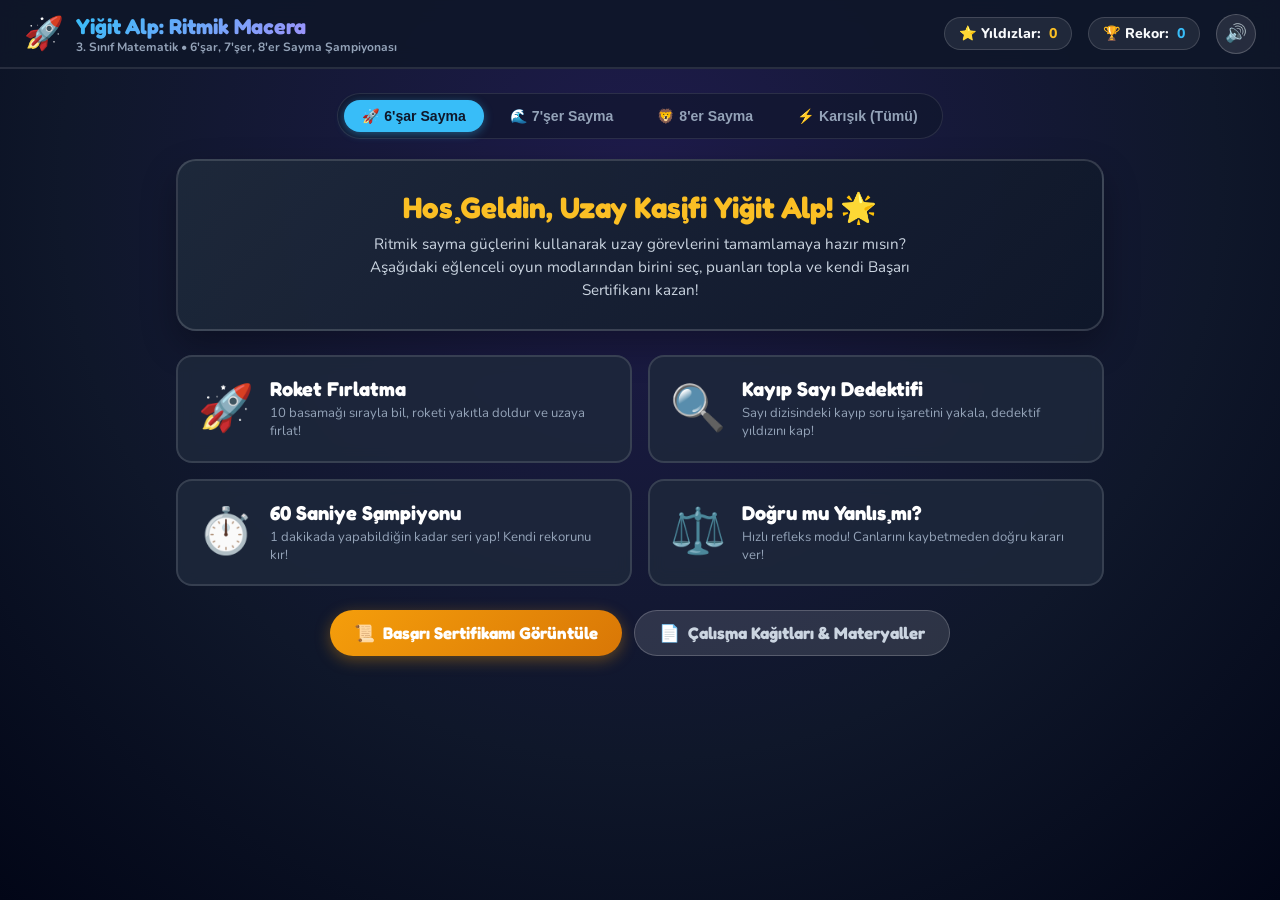
<file: oyun/index.html>
<!DOCTYPE html>
<html lang="tr">
<head>
  <meta charset="UTF-8">
  <meta name="viewport" content="width=device-width, initial-scale=1.0">
  <title>Yiğit Alp - Ritmik Sayma Macera Oyunu</title>
  <link rel="stylesheet" href="style.css">
</head>
<body>

  <!-- Navigation Bar -->
  <nav class="game-nav">
    <div class="brand-box">
      <span class="brand-icon">🚀</span>
      <div class="brand-text">
        <h1>Yiğit Alp: Ritmik Macera</h1>
        <p>3. Sınıf Matematik • 6'şar, 7'şer, 8'er Sayma Şampiyonası</p>
      </div>
    </div>
    <div class="nav-stats">
      <div class="stat-badge">
        <span>⭐ Yıldızlar:</span>
        <span id="total-stars-val" style="color:#fbbf24;">0</span>
      </div>
      <div class="stat-badge">
        <span>🏆 Rekor:</span>
        <span id="high-score-val" style="color:#38bdf8;">0</span>
      </div>
      <button id="sound-toggle-btn" class="icon-btn" title="Sesi Aç/Kapat">🔊</button>
    </div>
  </nav>

  <!-- Main Game Container -->
  <main class="main-wrapper">

    <!-- Number Filter Bar (Always visible in game views, can also select in menu) -->
    <div class="number-filter-bar">
      <button class="filter-pill active" data-num="6">🚀 6'şar Sayma</button>
      <button class="filter-pill" data-num="7">🌊 7'şer Sayma</button>
      <button class="filter-pill" data-num="8">🦁 8'er Sayma</button>
      <button class="filter-pill" data-num="all">⚡ Karışık (Tümü)</button>
    </div>

    <!-- VIEW 1: MAIN MENU -->
    <section id="view-menu" class="game-view active">
      <div class="welcome-card">
        <h2>Hoş Geldin, Uzay Kaşifi Yiğit Alp! 🌟</h2>
        <p>
          Ritmik sayma güçlerini kullanarak uzay görevlerini tamamlamaya hazır mısın? 
          Aşağıdaki eğlenceli oyun modlarından birini seç, puanları topla ve kendi Başarı Sertifikanı kazan!
        </p>
      </div>

      <div class="modes-grid">
        <!-- Mod 1 -->
        <div class="mode-card" onclick="game.startRocketMode()">
          <div class="mode-icon">🚀</div>
          <div class="mode-info">
            <h3>Roket Fırlatma</h3>
            <p>10 basamağı sırayla bil, roketi yakıtla doldur ve uzaya fırlat!</p>
          </div>
        </div>

        <!-- Mod 2 -->
        <div class="mode-card" onclick="game.startDetectiveMode()">
          <div class="mode-icon">🔍</div>
          <div class="mode-info">
            <h3>Kayıp Sayı Dedektifi</h3>
            <p>Sayı dizisindeki kayıp soru işaretini yakala, dedektif yıldızını kap!</p>
          </div>
        </div>

        <!-- Mod 3 -->
        <div class="mode-card" onclick="game.startTimerMode()">
          <div class="mode-icon">⏱️</div>
          <div class="mode-info">
            <h3>60 Saniye Şampiyonu</h3>
            <p>1 dakikada yapabildiğin kadar seri yap! Kendi rekorunu kır!</p>
          </div>
        </div>

        <!-- Mod 4 -->
        <div class="mode-card" onclick="game.startTFMode()">
          <div class="mode-icon">⚖️</div>
          <div class="mode-info">
            <h3>Doğru mu Yanlış mı?</h3>
            <p>Hızlı refleks modu! Canlarını kaybetmeden doğru kararı ver!</p>
          </div>
        </div>
      </div>

      <div class="home-bottom-actions">
        <button onclick="game.openCertificate()" class="btn-action btn-cert">
          <span>📜</span> Başarı Sertifikamı Görüntüle
        </button>
        <a href="../basili_materyaller/tum_materyaller_rehberi.html" class="btn-action btn-sheets">
          <span>📄</span> Çalışma Kağıtları & Materyaller
        </a>
      </div>
    </section>

    <!-- VIEW 2: ROKET FIRLATMA -->
    <section id="view-rocket" class="game-view">
      <div class="ingame-header">
        <button onclick="game.goToMenu()" class="icon-btn" title="Menüye Dön">🏠</button>
        <span class="ingame-title">🚀 Roket Fırlatma Rampası</span>
        <span class="ingame-score">Görev: 10 Adım</span>
      </div>

      <div class="game-board">
        <div class="rocket-visual-track">
          <div id="rocket-progress-fill" class="rocket-progress-fill"></div>
          <div id="rocket-sprite" class="rocket-sprite">🚀</div>
          <div class="rocket-target-star">🌟</div>
        </div>

        <div id="rocket-prompt" class="question-prompt">
          Sorunuz yükleniyor...
        </div>

        <div id="rocket-options-grid" class="options-grid"></div>
      </div>
    </section>

    <!-- VIEW 3: DEDEKTİF MODU -->
    <section id="view-detective" class="game-view">
      <div class="ingame-header">
        <button onclick="game.goToMenu()" class="icon-btn" title="Menüye Dön">🏠</button>
        <span class="ingame-title">🔍 Dedektif Görevi</span>
        <span id="detective-round-text" class="ingame-score">Soru 1 / 10</span>
      </div>

      <div class="game-board">
        <p style="color:#94a3b8; font-weight:700; margin-bottom:12px;">Soru işaretli boşluğa hangi sayı gelmeli?</p>
        <div id="detective-sequence-container" class="sequence-display"></div>
        <div id="detective-options-grid" class="options-grid"></div>
      </div>
    </section>

    <!-- VIEW 4: 60 SANİYE ZAMANLA YARIŞ -->
    <section id="view-timer" class="game-view">
      <div class="ingame-header">
        <button onclick="game.goToMenu()" class="icon-btn" title="Menüye Dön">🏠</button>
        <span class="ingame-title">⏱️ 60 Saniye Şampiyonası</span>
        <span id="timer-score-text" class="ingame-score">Puan: 0</span>
      </div>

      <div class="game-board">
        <div class="timer-container">
          <div id="timer-seconds-circle" class="timer-circle">60</div>
          <div id="timer-combo-badge" class="combo-badge">Seri Çarpanı: x1</div>
        </div>

        <div id="timer-prompt-text" class="question-prompt">
          Hızlı soru hazırlanıyor...
        </div>

        <div id="timer-options-grid" class="options-grid"></div>
      </div>
    </section>

    <!-- VIEW 5: DOĞRU MU YANLIŞ MI? -->
    <section id="view-tf" class="game-view">
      <div class="ingame-header">
        <button onclick="game.goToMenu()" class="icon-btn" title="Menüye Dön">🏠</button>
        <span class="ingame-title">⚖️ Hızlı Refleks</span>
        <div style="display:flex; align-items:center; gap:14px;">
          <div id="tf-hearts-container" class="hearts-container">❤️❤️❤️</div>
          <span style="font-weight:800; color:#fbbf24;">Puan: <span id="tf-score-val">0</span></span>
        </div>
      </div>

      <div class="game-board">
        <div class="tf-prompt-card">
          <p id="tf-statement-text" class="tf-statement">İfade hazırlanıyor...</p>
        </div>

        <div class="tf-buttons-container">
          <button onclick="game.handleTFAnswer(true)" class="btn-tf btn-true">
            <span>✔️</span> DOĞRU
          </button>
          <button onclick="game.handleTFAnswer(false)" class="btn-tf btn-false">
            <span>❌</span> YANLIŞ
          </button>
        </div>
      </div>
    </section>

  </main>

  <!-- RESULT MODAL -->
  <div id="result-modal" class="modal-overlay">
    <div class="modal-card">
      <div class="modal-icon">🏆</div>
      <h2 id="modal-title-text" class="modal-title">Tebrikler!</h2>
      <p id="modal-desc-text" class="modal-desc">Görevi başarıyla tamamladın.</p>
      <div id="modal-score-display" class="modal-score-box">Kazanılan: ⭐⭐⭐</div>
      <div class="modal-actions">
        <button onclick="game.restartCurrentMode(); document.getElementById('result-modal').classList.remove('active');" class="btn-action btn-cert" style="justify-content:center;">
          🔄 Tekrar Oyna
        </button>
        <button onclick="game.closeResultModal()" class="btn-action btn-sheets" style="justify-content:center;">
          🏠 Ana Menüye Dön
        </button>
      </div>
    </div>
  </div>

  <!-- CERTIFICATE MODAL -->
  <div id="cert-modal" class="modal-overlay">
    <div class="certificate-container">
      <div style="position:absolute; top:12px; right:12px; display:flex; gap:8px;" class="no-print">
        <button onclick="game.printCertificate()" class="btn-action btn-cert" style="padding:6px 14px; font-size:0.85rem;">🖨️ Yazdır / PDF</button>
        <button onclick="game.closeCertificate()" class="btn-action btn-sheets" style="padding:6px 14px; font-size:0.85rem;">✕ Kapat</button>
      </div>

      <div class="cert-header">
        <h2>Milli Eğitim Müfredatına Uygun • 3. Sınıf Başarı Belgesi</h2>
        <h1 class="cert-title">RİTMİK SAYMA VE MATEMATİK DİPLOMASI</h1>
      </div>

      <div style="font-size:1.1rem; color:#64748b; margin-bottom:10px;">Bu belge üstün matematik gayreti dolayısıyla;</div>

      <div class="cert-name">YİĞİT ALP</div>

      <p class="cert-body">
        <strong>6'şar, 7'şer ve 8'er ritmik sayma</strong> basamaklarını, eksik sayı bulmacalarını, 
        zamanla yarış maratonunu ve zihinden çarpma adımlarını başarıyla tamamlayarak 
        <strong>"Ritmik Sayma Kahramanı"</strong> unvanını almaya hak kazanmıştır.
      </p>

      <div id="cert-star-count" style="font-weight:800; color:#b45309; font-size:1.15rem; margin-bottom:12px;">
        Kazanılan Yıldız: 0 ⭐
      </div>

      <div class="cert-footer">
        <div>
          <div id="cert-date">Tarih: 8 Ekim 2026</div>
          <div style="margin-top:4px;">Atölye: Yiğit Alp Matematik Dünyası</div>
        </div>
        <div class="cert-seal">🏅</div>
        <div>
          <div>Başarı Derecesi: <strong>Pekiyi (★★★★★)</strong></div>
          <div style="margin-top:6px; border-bottom:1.5px dotted #64748b; width:120px; display:inline-block;"></div>
        </div>
      </div>
    </div>
  </div>

  <!-- Scripts -->
  <script src="audio.js"></script>
  <script src="confetti.js"></script>
  <script src="game.js"></script>
</body>
</html>
</file>
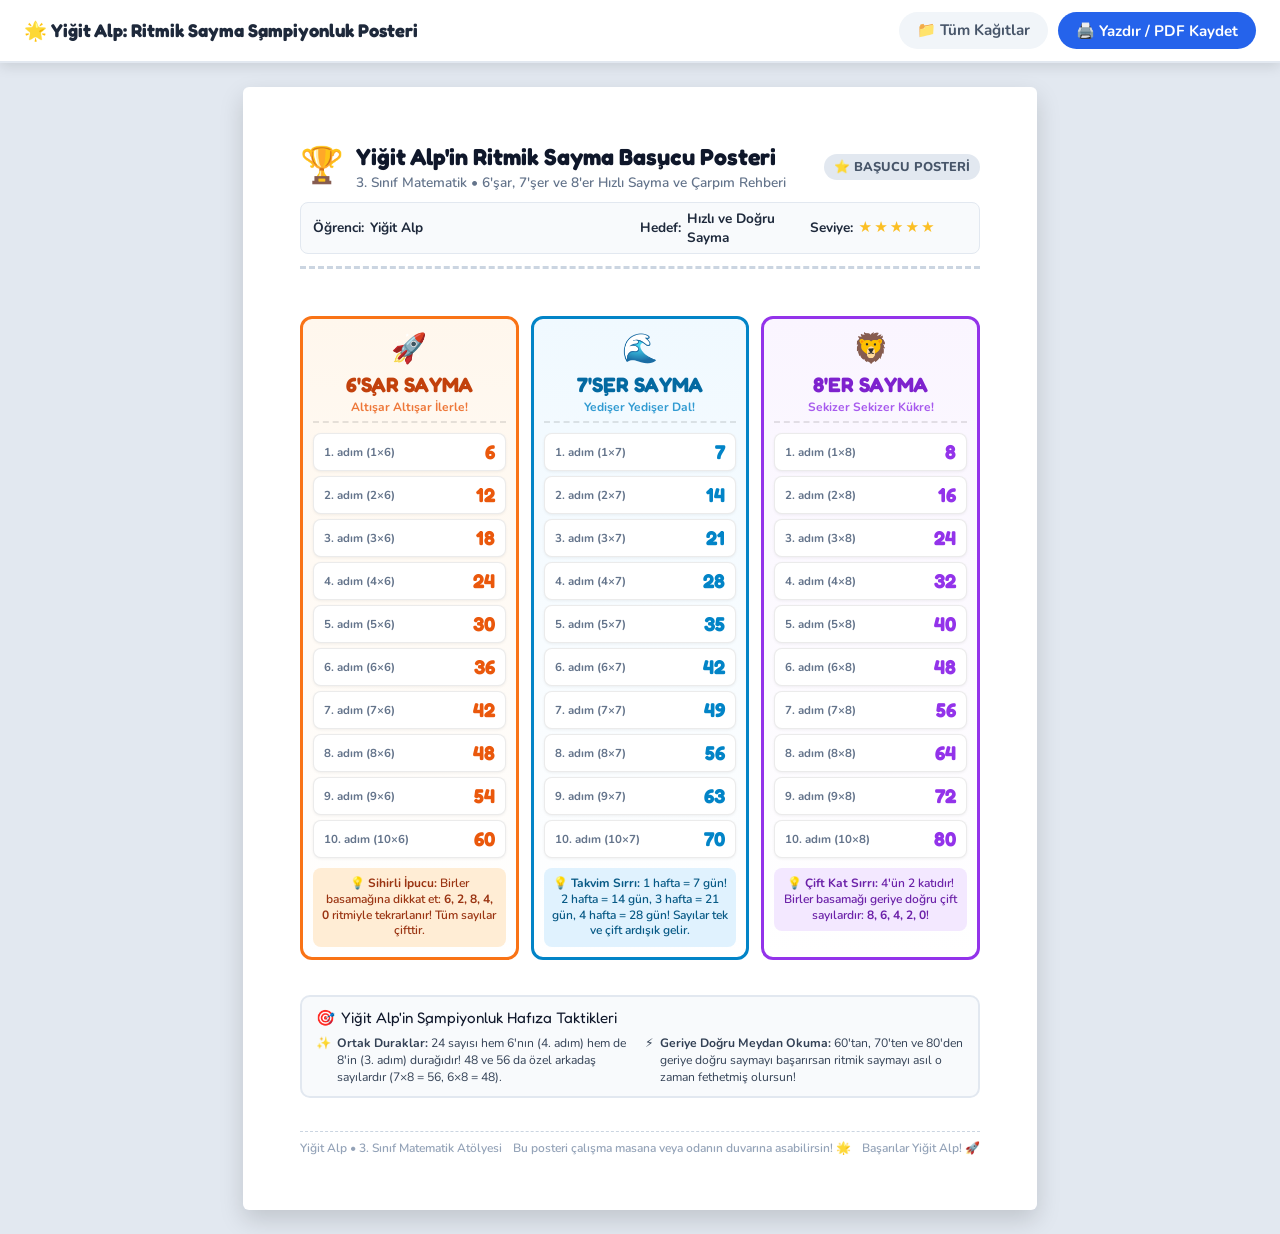
<file: basili_materyaller/01_ritmik_sayma_posteri.html>
<!DOCTYPE html>
<html lang="tr">
<head>
  <meta charset="UTF-8">
  <meta name="viewport" content="width=device-width, initial-scale=1.0">
  <title>Yiğit Alp - Ritmik Sayma Başucu Posteri (6, 7, 8)</title>
  <link rel="stylesheet" href="print_style.css">
  <style>
    .poster-grid {
      display: grid;
      grid-template-columns: 1fr 1fr 1fr;
      gap: 12px;
      margin-top: 10px;
    }
    .poster-column {
      border-radius: 12px;
      padding: 10px;
      display: flex;
      flex-direction: column;
      align-items: center;
      border: 3px solid;
    }
    .col-6 {
      border-color: #f97316;
      background: linear-gradient(180deg, #fff7ed 0%, #ffffff 100%);
    }
    .col-7 {
      border-color: #0284c7;
      background: linear-gradient(180deg, #f0f9ff 0%, #ffffff 100%);
    }
    .col-8 {
      border-color: #9333ea;
      background: linear-gradient(180deg, #faf5ff 0%, #ffffff 100%);
    }
    .col-header {
      text-align: center;
      margin-bottom: 10px;
      width: 100%;
      padding-bottom: 6px;
      border-bottom: 2px dashed rgba(0,0,0,0.1);
    }
    .col-header h3 {
      font-family: 'Fredoka', cursive;
      font-size: 1.3rem;
      font-weight: 700;
    }
    .col-header p {
      font-size: 0.75rem;
      font-weight: 700;
      opacity: 0.8;
    }
    .number-steps {
      display: flex;
      flex-direction: column;
      gap: 5px;
      width: 100%;
    }
    .step-item {
      display: flex;
      align-items: center;
      justify-content: space-between;
      padding: 4px 10px;
      border-radius: 8px;
      background: white;
      box-shadow: 0 1px 3px rgba(0,0,0,0.06);
      border: 1px solid rgba(0,0,0,0.08);
    }
    .step-order {
      font-size: 0.72rem;
      font-weight: 700;
      color: #64748b;
    }
    .step-val {
      font-family: 'Fredoka', cursive;
      font-size: 1.25rem;
      font-weight: 700;
    }
    .col-6 .step-val { color: #ea580c; }
    .col-7 .step-val { color: #0284c7; }
    .col-8 .step-val { color: #9333ea; }
    
    .tip-box {
      margin-top: 10px;
      padding: 8px;
      border-radius: 8px;
      font-size: 0.75rem;
      line-height: 1.3;
      text-align: center;
      width: 100%;
      font-weight: 600;
    }
    .col-6 .tip-box { background: #ffedd5; color: #9a3412; }
    .col-7 .tip-box { background: #e0f2fe; color: #075985; }
    .col-8 .tip-box { background: #f3e8ff; color: #6b21a8; }

    .bottom-super-tips {
      margin-top: 12px;
      background: #f8fafc;
      border: 2px solid #e2e8f0;
      border-radius: 10px;
      padding: 10px 14px;
    }
    .super-tips-title {
      font-family: 'Fredoka', cursive;
      font-size: 0.95rem;
      color: #0f172a;
      display: flex;
      align-items: center;
      gap: 6px;
      margin-bottom: 6px;
    }
    .super-tips-grid {
      display: grid;
      grid-template-columns: 1fr 1fr;
      gap: 10px;
      font-size: 0.76rem;
      color: #334155;
    }
    .tip-item {
      display: flex;
      align-items: flex-start;
      gap: 6px;
    }
  </style>
</head>
<body>

  <!-- Screen Toolbar -->
  <div class="toolbar">
    <h2>🌟 Yiğit Alp: Ritmik Sayma Şampiyonluk Posteri</h2>
    <div class="toolbar-buttons">
      <a href="tum_materyaller_rehberi.html" class="btn btn-home">📁 Tüm Kağıtlar</a>
      <button onclick="window.print()" class="btn btn-print">🖨️ Yazdır / PDF Kaydet</button>
    </div>
  </div>

  <div class="sheet-container">
    <div class="a4-page">
      <!-- Sheet Header -->
      <div class="sheet-header">
        <div class="header-top">
          <div class="header-title-box">
            <span class="sheet-icon">🏆</span>
            <div>
              <h1 class="sheet-title">Yiğit Alp'in Ritmik Sayma Başucu Posteri</h1>
              <p class="sheet-subtitle">3. Sınıf Matematik • 6'şar, 7'şer ve 8'er Hızlı Sayma ve Çarpım Rehberi</p>
            </div>
          </div>
          <div style="text-align: right;">
            <span style="font-size: 0.8rem; font-weight: 800; color: #475569; background: #e2e8f0; padding: 4px 10px; border-radius: 20px;">
              ⭐ BAŞUCU POSTERİ
            </span>
          </div>
        </div>
        <div class="student-info-bar">
          <div class="info-item"><span>Öğrenci:</span> <strong>Yiğit Alp</strong></div>
          <div class="info-item"><span>Hedef:</span> <span>Hızlı ve Doğru Sayma</span></div>
          <div class="info-item"><span>Seviye:</span> <span class="rating-stars">★★★★★</span></div>
        </div>
      </div>

      <!-- Main Poster Content: 3 Columns -->
      <div class="poster-grid">
        
        <!-- 6'ŞAR SÜTUNU -->
        <div class="poster-column col-6">
          <div class="col-header">
            <div style="font-size: 1.8rem;">🚀</div>
            <h3 style="color: #c2410c;">6'ŞAR SAYMA</h3>
            <p style="color: #ea580c;">Altışar Altışar İlerle!</p>
          </div>
          <div class="number-steps">
            <div class="step-item"><span class="step-order">1. adım (1×6)</span><span class="step-val">6</span></div>
            <div class="step-item"><span class="step-order">2. adım (2×6)</span><span class="step-val">12</span></div>
            <div class="step-item"><span class="step-order">3. adım (3×6)</span><span class="step-val">18</span></div>
            <div class="step-item"><span class="step-order">4. adım (4×6)</span><span class="step-val">24</span></div>
            <div class="step-item"><span class="step-order">5. adım (5×6)</span><span class="step-val">30</span></div>
            <div class="step-item"><span class="step-order">6. adım (6×6)</span><span class="step-val">36</span></div>
            <div class="step-item"><span class="step-order">7. adım (7×6)</span><span class="step-val">42</span></div>
            <div class="step-item"><span class="step-order">8. adım (8×6)</span><span class="step-val">48</span></div>
            <div class="step-item"><span class="step-order">9. adım (9×6)</span><span class="step-val">54</span></div>
            <div class="step-item"><span class="step-order">10. adım (10×6)</span><span class="step-val">60</span></div>
          </div>
          <div class="tip-box">
            💡 <strong>Sihirli İpucu:</strong> Birler basamağına dikkat et: <strong>6, 2, 8, 4, 0</strong> ritmiyle tekrarlanır! Tüm sayılar çifttir.
          </div>
        </div>

        <!-- 7'ŞER SÜTUNU -->
        <div class="poster-column col-7">
          <div class="col-header">
            <div style="font-size: 1.8rem;">🌊</div>
            <h3 style="color: #0369a1;">7'ŞER SAYMA</h3>
            <p style="color: #0284c7;">Yedişer Yedişer Dal!</p>
          </div>
          <div class="number-steps">
            <div class="step-item"><span class="step-order">1. adım (1×7)</span><span class="step-val">7</span></div>
            <div class="step-item"><span class="step-order">2. adım (2×7)</span><span class="step-val">14</span></div>
            <div class="step-item"><span class="step-order">3. adım (3×7)</span><span class="step-val">21</span></div>
            <div class="step-item"><span class="step-order">4. adım (4×7)</span><span class="step-val">28</span></div>
            <div class="step-item"><span class="step-order">5. adım (5×7)</span><span class="step-val">35</span></div>
            <div class="step-item"><span class="step-order">6. adım (6×7)</span><span class="step-val">42</span></div>
            <div class="step-item"><span class="step-order">7. adım (7×7)</span><span class="step-val">49</span></div>
            <div class="step-item"><span class="step-order">8. adım (8×7)</span><span class="step-val">56</span></div>
            <div class="step-item"><span class="step-order">9. adım (9×7)</span><span class="step-val">63</span></div>
            <div class="step-item"><span class="step-order">10. adım (10×7)</span><span class="step-val">70</span></div>
          </div>
          <div class="tip-box">
            💡 <strong>Takvim Sırrı:</strong> 1 hafta = 7 gün! 2 hafta = 14 gün, 3 hafta = 21 gün, 4 hafta = 28 gün! Sayılar tek ve çift ardışık gelir.
          </div>
        </div>

        <!-- 8'ER SÜTUNU -->
        <div class="poster-column col-8">
          <div class="col-header">
            <div style="font-size: 1.8rem;">🦁</div>
            <h3 style="color: #7e22ce;">8'ER SAYMA</h3>
            <p style="color: #9333ea;">Sekizer Sekizer Kükre!</p>
          </div>
          <div class="number-steps">
            <div class="step-item"><span class="step-order">1. adım (1×8)</span><span class="step-val">8</span></div>
            <div class="step-item"><span class="step-order">2. adım (2×8)</span><span class="step-val">16</span></div>
            <div class="step-item"><span class="step-order">3. adım (3×8)</span><span class="step-val">24</span></div>
            <div class="step-item"><span class="step-order">4. adım (4×8)</span><span class="step-val">32</span></div>
            <div class="step-item"><span class="step-order">5. adım (5×8)</span><span class="step-val">40</span></div>
            <div class="step-item"><span class="step-order">6. adım (6×8)</span><span class="step-val">48</span></div>
            <div class="step-item"><span class="step-order">7. adım (7×8)</span><span class="step-val">56</span></div>
            <div class="step-item"><span class="step-order">8. adım (8×8)</span><span class="step-val">64</span></div>
            <div class="step-item"><span class="step-order">9. adım (9×8)</span><span class="step-val">72</span></div>
            <div class="step-item"><span class="step-order">10. adım (10×8)</span><span class="step-val">80</span></div>
          </div>
          <div class="tip-box">
            💡 <strong>Çift Kat Sırrı:</strong> 4'ün 2 katıdır! Birler basamağı geriye doğru çift sayılardır: <strong>8, 6, 4, 2, 0</strong>!
          </div>
        </div>

      </div>

      <!-- Alt Kısım: Yiğit Alp İçin Altın Tüyolar -->
      <div class="bottom-super-tips">
        <div class="super-tips-title">
          <span>🎯</span> Yiğit Alp'in Şampiyonluk Hafıza Taktikleri
        </div>
        <div class="super-tips-grid">
          <div class="tip-item">
            <span>✨</span>
            <span><strong>Ortak Duraklar:</strong> 24 sayısı hem 6'nın (4. adım) hem de 8'in (3. adım) durağıdır! 48 ve 56 da özel arkadaş sayılardır (7×8 = 56, 6×8 = 48).</span>
          </div>
          <div class="tip-item">
            <span>⚡</span>
            <span><strong>Geriye Doğru Meydan Okuma:</strong> 60'tan, 70'ten ve 80'den geriye doğru saymayı başarırsan ritmik saymayı asıl o zaman fethetmiş olursun!</span>
          </div>
        </div>
      </div>

      <!-- Footer -->
      <div class="sheet-footer">
        <span>Yiğit Alp • 3. Sınıf Matematik Atölyesi</span>
        <span>Bu posteri çalışma masana veya odanın duvarına asabilirsin! 🌟</span>
        <span>Başarılar Yiğit Alp! 🚀</span>
      </div>
    </div>
  </div>

</body>
</html>
</file>
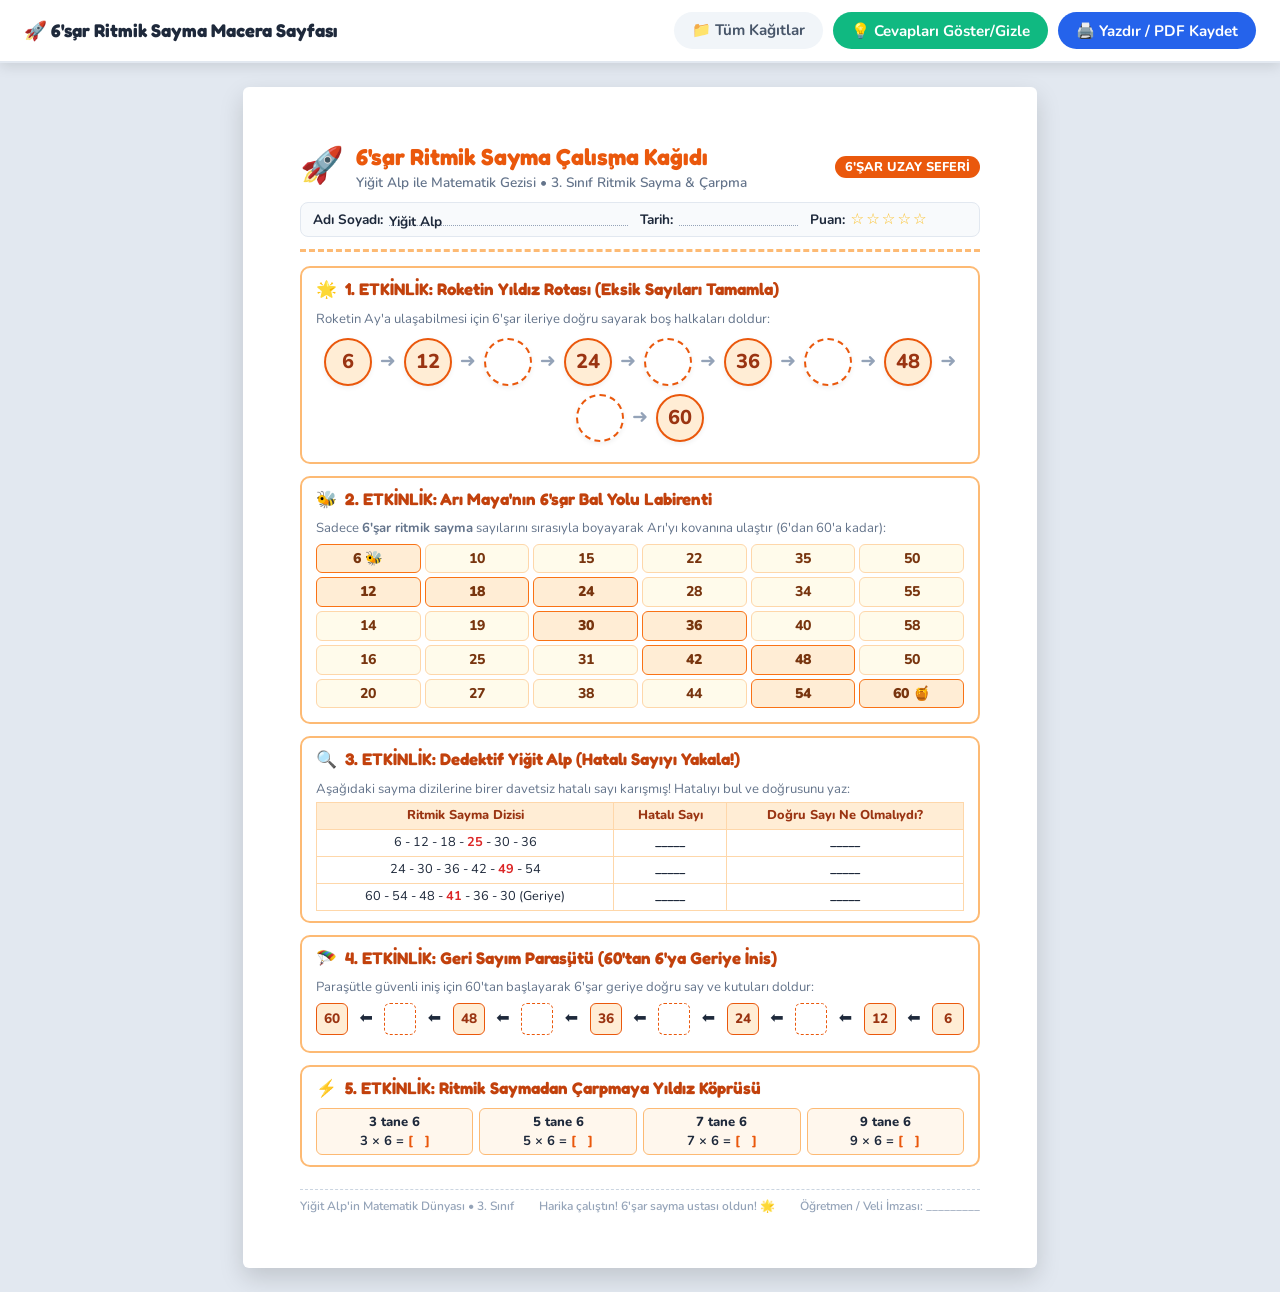
<file: basili_materyaller/02_6sar_calisma_kagidi.html>
<!DOCTYPE html>
<html lang="tr">
<head>
  <meta charset="UTF-8">
  <meta name="viewport" content="width=device-width, initial-scale=1.0">
  <title>Yiğit Alp - 6'şar Ritmik Sayma Çalışma Kağıdı</title>
  <link rel="stylesheet" href="print_style.css">
  <style>
    :root {
      --theme: #ea580c;
      --theme-light: #fff7ed;
      --theme-border: #fdba74;
    }
    .theme-header { border-bottom: 3px dashed var(--theme-border); }
    .theme-badge { background: var(--theme); color: white; padding: 2px 10px; border-radius: 12px; font-size: 0.8rem; font-weight: 800; }
    
    /* Honeycomb Maze */
    .maze-grid {
      display: grid;
      grid-template-columns: repeat(6, 1fr);
      gap: 4px;
      margin: 4px 0;
    }
    .maze-cell {
      padding: 4px 2px;
      text-align: center;
      border: 1.5px solid #fed7aa;
      background: #fffbeb;
      border-radius: 6px;
      font-weight: 800;
      font-size: 0.88rem;
      color: #78350f;
    }
    .maze-cell.correct {
      border-color: #f97316;
      background: #ffedd5;
      font-weight: 900;
    }
    body.show-answers .maze-cell.correct {
      background: #fde047 !important;
      border-color: #eab308 !important;
      box-shadow: 0 0 5px rgba(234, 179, 8, 0.6);
    }
    
    /* Detective Table */
    .detective-table {
      width: 100%;
      border-collapse: collapse;
      margin-top: 4px;
    }
    .detective-table th, .detective-table td {
      border: 1px solid #fed7aa;
      padding: 4px 8px;
      text-align: center;
      font-size: 0.8rem;
    }
    .detective-table th {
      background: #ffedd5;
      color: #9a3412;
      font-weight: 800;
    }
    .input-box {
      display: inline-block;
      width: 45px;
      height: 24px;
      border-bottom: 2px solid #ea580c;
    }
    
    /* Parachute Backward */
    .backward-track {
      display: flex;
      justify-content: space-between;
      align-items: center;
      margin: 6px 0;
      gap: 4px;
    }
    .backward-box {
      width: 32px;
      height: 32px;
      border-radius: 6px;
      display: flex;
      align-items: center;
      justify-content: center;
      font-weight: 800;
      font-size: 0.85rem;
    }
    .box-given {
      background: #ffedd5;
      color: #9a3412;
      border: 1.5px solid #ea580c;
    }
    .box-blank {
      background: white;
      border: 1.5px dashed #ea580c;
      color: #9a3412;
    }
    body.show-answers .box-blank::after {
      content: attr(data-answer);
      color: #15803d;
      font-weight: 900;
    }

    .mult-grid {
      display: grid;
      grid-template-columns: repeat(4, 1fr);
      gap: 6px;
      margin-top: 4px;
    }
    .mult-card {
      background: #fff7ed;
      border: 1.5px solid #fdba74;
      border-radius: 6px;
      padding: 4px;
      text-align: center;
      font-weight: 800;
      font-size: 0.82rem;
    }
      border: 1.5px solid #fdba74;
      border-radius: 8px;
      padding: 6px;
      text-align: center;
      font-weight: 800;
      font-size: 0.88rem;
    }
  </style>
</head>
<body>

  <!-- Screen Toolbar -->
  <div class="toolbar">
    <h2>🚀 6'şar Ritmik Sayma Macera Sayfası</h2>
    <div class="toolbar-buttons">
      <a href="tum_materyaller_rehberi.html" class="btn btn-home">📁 Tüm Kağıtlar</a>
      <button onclick="document.body.classList.toggle('show-answers')" class="btn btn-answer">💡 Cevapları Göster/Gizle</button>
      <button onclick="window.print()" class="btn btn-print">🖨️ Yazdır / PDF Kaydet</button>
    </div>
  </div>

  <div class="sheet-container">
    <div class="a4-page">
      <!-- Header -->
      <div class="sheet-header theme-header">
        <div class="header-top">
          <div class="header-title-box">
            <span class="sheet-icon">🚀</span>
            <div>
              <h1 class="sheet-title" style="color: #ea580c;">6'şar Ritmik Sayma Çalışma Kağıdı</h1>
              <p class="sheet-subtitle">Yiğit Alp ile Matematik Gezisi • 3. Sınıf Ritmik Sayma & Çarpma</p>
            </div>
          </div>
          <div>
            <span class="theme-badge">6'ŞAR UZAY SEFERİ</span>
          </div>
        </div>
        <div class="student-info-bar">
          <div class="info-item"><span>Adı Soyadı:</span> <span class="info-line"><strong>Yiğit Alp</strong></span></div>
          <div class="info-item"><span>Tarih:</span> <span class="info-line"></span></div>
          <div class="info-item"><span>Puan:</span> <span class="rating-stars">☆☆☆☆☆</span></div>
        </div>
      </div>

      <!-- Etkinlik 1: Roket İstasyonu -->
      <div class="activity-card" style="border-color: #fdba74;">
        <div class="activity-title" style="color: #c2410c;">
          <span>🌟</span> 1. ETKİNLİK: Roketin Yıldız Rotası (Eksik Sayıları Tamamla)
        </div>
        <p style="font-size: 0.82rem; color: #64748b; margin-bottom: 6px;">
          Roketin Ay'a ulaşabilmesi için 6'şar ileriye doğru sayarak boş halkaları doldur:
        </p>
        <div class="number-train">
          <div class="number-wagon wagon-filled" style="background:#ffedd5; color:#9a3412; border-color:#ea580c;">6</div>
          <span class="wagon-arrow">➜</span>
          <div class="number-wagon wagon-filled" style="background:#ffedd5; color:#9a3412; border-color:#ea580c;">12</div>
          <span class="wagon-arrow">➜</span>
          <div class="number-wagon wagon-empty" data-answer="18" style="border-color:#ea580c;"></div>
          <span class="wagon-arrow">➜</span>
          <div class="number-wagon wagon-filled" style="background:#ffedd5; color:#9a3412; border-color:#ea580c;">24</div>
          <span class="wagon-arrow">➜</span>
          <div class="number-wagon wagon-empty" data-answer="30" style="border-color:#ea580c;"></div>
          <span class="wagon-arrow">➜</span>
          <div class="number-wagon wagon-filled" style="background:#ffedd5; color:#9a3412; border-color:#ea580c;">36</div>
          <span class="wagon-arrow">➜</span>
          <div class="number-wagon wagon-empty" data-answer="42" style="border-color:#ea580c;"></div>
          <span class="wagon-arrow">➜</span>
          <div class="number-wagon wagon-filled" style="background:#ffedd5; color:#9a3412; border-color:#ea580c;">48</div>
          <span class="wagon-arrow">➜</span>
          <div class="number-wagon wagon-empty" data-answer="54" style="border-color:#ea580c;"></div>
          <span class="wagon-arrow">➜</span>
          <div class="number-wagon wagon-filled" style="background:#ffedd5; color:#9a3412; border-color:#ea580c;">60</div>
        </div>
      </div>

      <!-- Etkinlik 2: Petek Labirenti -->
      <div class="activity-card" style="border-color: #fdba74;">
        <div class="activity-title" style="color: #c2410c;">
          <span>🐝</span> 2. ETKİNLİK: Arı Maya'nın 6'şar Bal Yolu Labirenti
        </div>
        <p style="font-size: 0.82rem; color: #64748b; margin-bottom: 6px;">
          Sadece <strong>6'şar ritmik sayma</strong> sayılarını sırasıyla boyayarak Arı'yı kovanına ulaştır (6'dan 60'a kadar):
        </p>
        <div class="maze-grid">
          <div class="maze-cell correct">6 🐝</div>
          <div class="maze-cell">10</div>
          <div class="maze-cell">15</div>
          <div class="maze-cell">22</div>
          <div class="maze-cell">35</div>
          <div class="maze-cell">50</div>

          <div class="maze-cell correct">12</div>
          <div class="maze-cell correct">18</div>
          <div class="maze-cell correct">24</div>
          <div class="maze-cell">28</div>
          <div class="maze-cell">34</div>
          <div class="maze-cell">55</div>

          <div class="maze-cell">14</div>
          <div class="maze-cell">19</div>
          <div class="maze-cell correct">30</div>
          <div class="maze-cell correct">36</div>
          <div class="maze-cell">40</div>
          <div class="maze-cell">58</div>

          <div class="maze-cell">16</div>
          <div class="maze-cell">25</div>
          <div class="maze-cell">31</div>
          <div class="maze-cell correct">42</div>
          <div class="maze-cell correct">48</div>
          <div class="maze-cell">50</div>

          <div class="maze-cell">20</div>
          <div class="maze-cell">27</div>
          <div class="maze-cell">38</div>
          <div class="maze-cell">44</div>
          <div class="maze-cell correct">54</div>
          <div class="maze-cell correct">60 🍯</div>
        </div>
      </div>

      <!-- Etkinlik 3: Dedektif Yiğit Alp -->
      <div class="activity-card" style="border-color: #fdba74;">
        <div class="activity-title" style="color: #c2410c;">
          <span>🔍</span> 3. ETKİNLİK: Dedektif Yiğit Alp (Hatalı Sayıyı Yakala!)
        </div>
        <p style="font-size: 0.82rem; color: #64748b; margin-bottom: 4px;">
          Aşağıdaki sayma dizilerine birer davetsiz hatalı sayı karışmış! Hatalıyı bul ve doğrusunu yaz:
        </p>
        <table class="detective-table">
          <thead>
            <tr>
              <th>Ritmik Sayma Dizisi</th>
              <th>Hatalı Sayı</th>
              <th>Doğru Sayı Ne Olmalıydı?</th>
            </tr>
          </thead>
          <tbody>
            <tr>
              <td>6 - 12 - 18 - <strong style="color:#dc2626;">25</strong> - 30 - 36</td>
              <td><span class="answer-key-text">25</span><span style="font-weight:800;">_____</span></td>
              <td><span class="answer-key-text">24</span><span style="font-weight:800;">_____</span></td>
            </tr>
            <tr>
              <td>24 - 30 - 36 - 42 - <strong style="color:#dc2626;">49</strong> - 54</td>
              <td><span class="answer-key-text">49</span><span style="font-weight:800;">_____</span></td>
              <td><span class="answer-key-text">48</span><span style="font-weight:800;">_____</span></td>
            </tr>
            <tr>
              <td>60 - 54 - 48 - <strong style="color:#dc2626;">41</strong> - 36 - 30 (Geriye)</td>
              <td><span class="answer-key-text">41</span><span style="font-weight:800;">_____</span></td>
              <td><span class="answer-key-text">42</span><span style="font-weight:800;">_____</span></td>
            </tr>
          </tbody>
        </table>
      </div>

      <!-- Etkinlik 4: Geriye Sayma Paraşütü -->
      <div class="activity-card" style="border-color: #fdba74;">
        <div class="activity-title" style="color: #c2410c;">
          <span>🪂</span> 4. ETKİNLİK: Geri Sayım Paraşütü (60'tan 6'ya Geriye İniş)
        </div>
        <p style="font-size: 0.82rem; color: #64748b; margin-bottom: 6px;">
          Paraşütle güvenli iniş için 60'tan başlayarak 6'şar geriye doğru say ve kutuları doldur:
        </p>
        <div class="backward-track">
          <div class="backward-box box-given">60</div>
          <span>⬅</span>
          <div class="backward-box box-blank" data-answer="54"></div>
          <span>⬅</span>
          <div class="backward-box box-given">48</div>
          <span>⬅</span>
          <div class="backward-box box-blank" data-answer="42"></div>
          <span>⬅</span>
          <div class="backward-box box-given">36</div>
          <span>⬅</span>
          <div class="backward-box box-blank" data-answer="30"></div>
          <span>⬅</span>
          <div class="backward-box box-given">24</div>
          <span>⬅</span>
          <div class="backward-box box-blank" data-answer="18"></div>
          <span>⬅</span>
          <div class="backward-box box-given">12</div>
          <span>⬅</span>
          <div class="backward-box box-given">6</div>
        </div>
      </div>

      <!-- Etkinlik 5: Çarpma Köprüsü -->
      <div class="activity-card" style="border-color: #fdba74;">
        <div class="activity-title" style="color: #c2410c;">
          <span>⚡</span> 5. ETKİNLİK: Ritmik Saymadan Çarpmaya Yıldız Köprüsü
        </div>
        <div class="mult-grid">
          <div class="mult-card">
            3 tane 6<br>
            <strong>3 × 6 = </strong>
            <span class="answer-key-text">18</span><span style="color:#ea580c;">[ &nbsp; ]</span>
          </div>
          <div class="mult-card">
            5 tane 6<br>
            <strong>5 × 6 = </strong>
            <span class="answer-key-text">30</span><span style="color:#ea580c;">[ &nbsp; ]</span>
          </div>
          <div class="mult-card">
            7 tane 6<br>
            <strong>7 × 6 = </strong>
            <span class="answer-key-text">42</span><span style="color:#ea580c;">[ &nbsp; ]</span>
          </div>
          <div class="mult-card">
            9 tane 6<br>
            <strong>9 × 6 = </strong>
            <span class="answer-key-text">54</span><span style="color:#ea580c;">[ &nbsp; ]</span>
          </div>
        </div>
      </div>

      <!-- Footer -->
      <div class="sheet-footer">
        <span>Yiğit Alp'in Matematik Dünyası • 3. Sınıf</span>
        <span>Harika çalıştın! 6'şar sayma ustası oldun! 🌟</span>
        <span>Öğretmen / Veli İmzası: _________</span>
      </div>
    </div>
  </div>

</body>
</html>
</file>
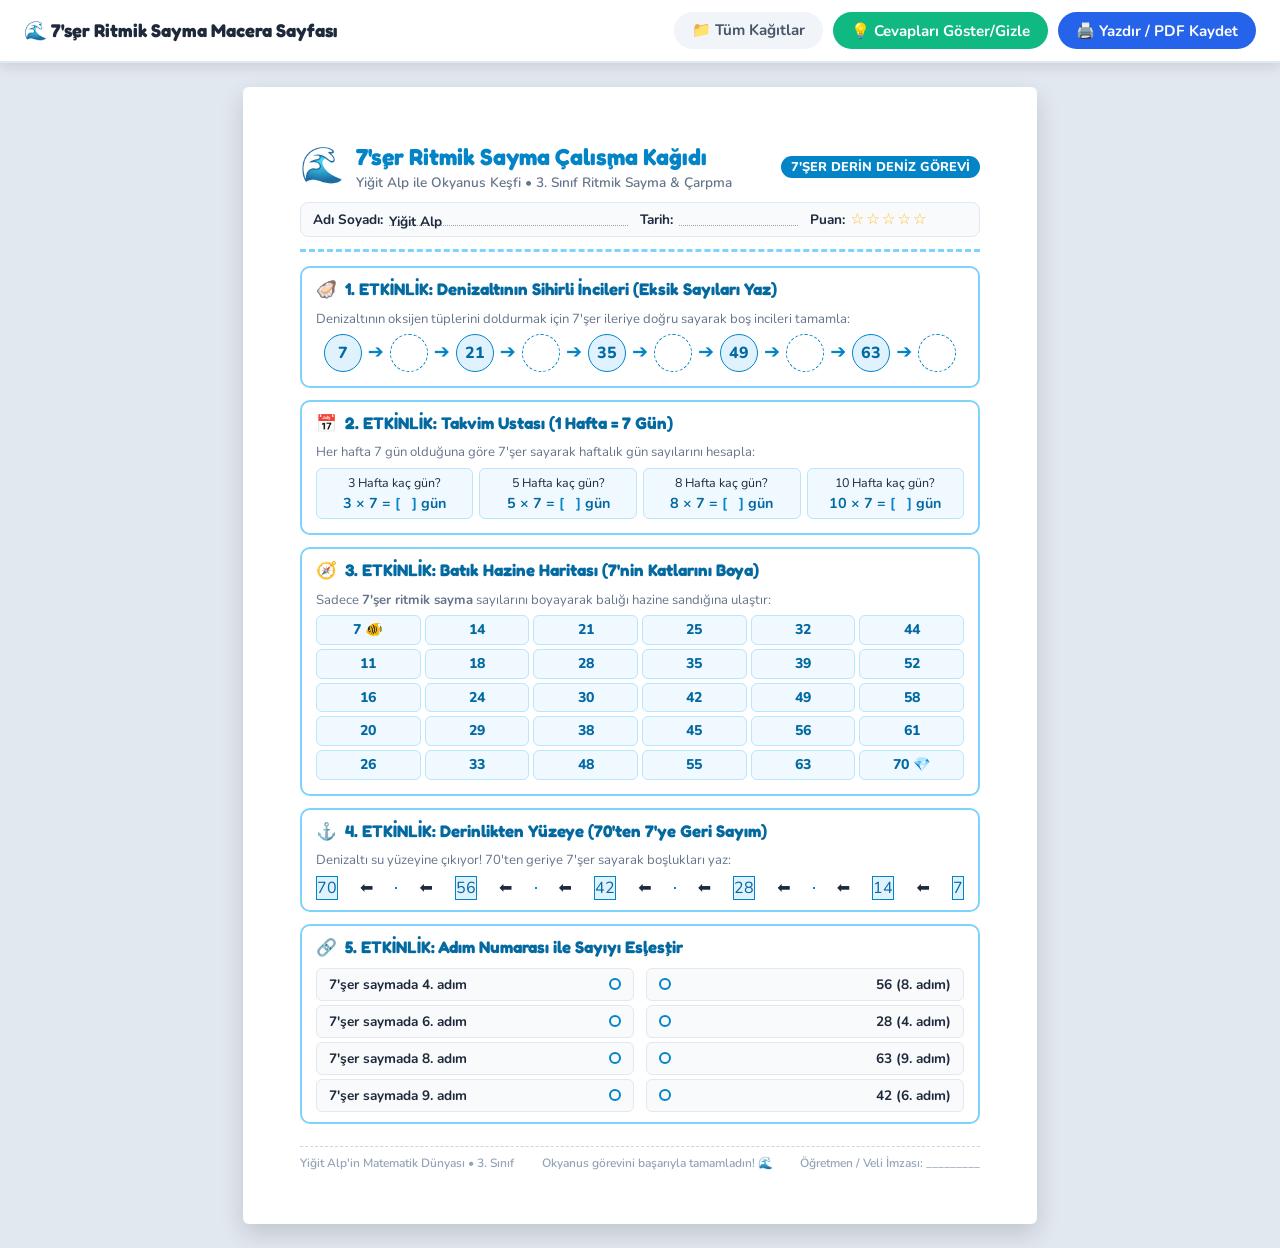
<file: basili_materyaller/03_7ser_calisma_kagidi.html>
<!DOCTYPE html>
<html lang="tr">
<head>
  <meta charset="UTF-8">
  <meta name="viewport" content="width=device-width, initial-scale=1.0">
  <title>Yiğit Alp - 7'şer Ritmik Sayma Çalışma Kağıdı</title>
  <link rel="stylesheet" href="print_style.css">
  <style>
    :root {
      --theme: #0284c7;
      --theme-light: #f0f9ff;
      --theme-border: #7dd3fc;
    }
    .theme-header { border-bottom: 3px dashed var(--theme-border); }
    .theme-badge { background: var(--theme); color: white; padding: 2px 10px; border-radius: 12px; font-size: 0.8rem; font-weight: 800; }
    
    /* Pearls track */
    .pearl-track {
      display: flex;
      flex-wrap: wrap;
      justify-content: center;
      gap: 6px;
      margin: 4px 0;
    }
    .pearl-item {
      width: 38px;
      height: 38px;
      border-radius: 50%;
      display: flex;
      align-items: center;
      justify-content: center;
      font-weight: 800;
      font-size: 1rem;
      border: 1.5px solid #0284c7;
    }
    .pearl-filled {
      background: #e0f2fe;
      color: #0369a1;
    }
    .pearl-blank {
      background: white;
      border-style: dashed;
      color: #0284c7;
    }
    body.show-answers .pearl-blank::after {
      content: attr(data-answer);
      color: #15803d;
      font-weight: 900;
    }

    /* Calendar Grid */
    .calendar-grid {
      display: grid;
      grid-template-columns: repeat(4, 1fr);
      gap: 6px;
      margin: 4px 0;
    }
    .calendar-card {
      background: #f0f9ff;
      border: 1.5px solid #bae6fd;
      border-radius: 6px;
      padding: 5px;
      text-align: center;
      font-size: 0.78rem;
    }
    .calendar-card strong {
      display: block;
      color: #0369a1;
      font-size: 0.9rem;
      margin-top: 2px;
    }

    /* Maze Grid */
    .sea-maze {
      display: grid;
      grid-template-columns: repeat(6, 1fr);
      gap: 4px;
      margin: 4px 0;
    }
    .sea-cell {
      padding: 4px 2px;
      text-align: center;
      border: 1.5px solid #bae6fd;
      background: #f0f9ff;
      border-radius: 6px;
      font-weight: 800;
      font-size: 0.88rem;
      color: #0369a1;
    }
      font-weight: 800;
      font-size: 0.95rem;
      color: #0369a1;
    }
    .sea-cell.correct {
      border-color: #0284c7;
      background: #bae6fd;
    }
    body.show-answers .sea-cell.correct {
      background: #38bdf8 !important;
      color: #0f172a !important;
      font-weight: 900;
    }

    /* Match Grid */
    .steps-matching {
      display: grid;
      grid-template-columns: 1fr 1fr;
      gap: 12px;
      margin-top: 6px;
    }
    .match-row {
      display: flex;
      justify-content: space-between;
      align-items: center;
      padding: 6px 12px;
      background: #f8fafc;
      border: 1px solid #e2e8f0;
      border-radius: 6px;
      font-size: 0.85rem;
      font-weight: 700;
    }
    .circle-dot {
      width: 12px;
      height: 12px;
      border-radius: 50%;
      border: 2px solid #0284c7;
      display: inline-block;
    }
  </style>
</head>
<body>

  <!-- Screen Toolbar -->
  <div class="toolbar">
    <h2>🌊 7'şer Ritmik Sayma Macera Sayfası</h2>
    <div class="toolbar-buttons">
      <a href="tum_materyaller_rehberi.html" class="btn btn-home">📁 Tüm Kağıtlar</a>
      <button onclick="document.body.classList.toggle('show-answers')" class="btn btn-answer">💡 Cevapları Göster/Gizle</button>
      <button onclick="window.print()" class="btn btn-print">🖨️ Yazdır / PDF Kaydet</button>
    </div>
  </div>

  <div class="sheet-container">
    <div class="a4-page">
      <!-- Header -->
      <div class="sheet-header theme-header">
        <div class="header-top">
          <div class="header-title-box">
            <span class="sheet-icon">🌊</span>
            <div>
              <h1 class="sheet-title" style="color: #0284c7;">7'şer Ritmik Sayma Çalışma Kağıdı</h1>
              <p class="sheet-subtitle">Yiğit Alp ile Okyanus Keşfi • 3. Sınıf Ritmik Sayma & Çarpma</p>
            </div>
          </div>
          <div>
            <span class="theme-badge">7'ŞER DERİN DENİZ GÖREVİ</span>
          </div>
        </div>
        <div class="student-info-bar">
          <div class="info-item"><span>Adı Soyadı:</span> <span class="info-line"><strong>Yiğit Alp</strong></span></div>
          <div class="info-item"><span>Tarih:</span> <span class="info-line"></span></div>
          <div class="info-item"><span>Puan:</span> <span class="rating-stars">☆☆☆☆☆</span></div>
        </div>
      </div>

      <!-- Etkinlik 1: Denizaltının İncileri -->
      <div class="activity-card" style="border-color: #7dd3fc;">
        <div class="activity-title" style="color: #0369a1;">
          <span>🦪</span> 1. ETKİNLİK: Denizaltının Sihirli İncileri (Eksik Sayıları Yaz)
        </div>
        <p style="font-size: 0.82rem; color: #64748b; margin-bottom: 6px;">
          Denizaltının oksijen tüplerini doldurmak için 7'şer ileriye doğru sayarak boş incileri tamamla:
        </p>
        <div class="pearl-track">
          <div class="pearl-item pearl-filled">7</div>
          <span style="font-size:1.2rem; align-self:center; color:#0284c7;">➔</span>
          <div class="pearl-item pearl-blank" data-answer="14"></div>
          <span style="font-size:1.2rem; align-self:center; color:#0284c7;">➔</span>
          <div class="pearl-item pearl-filled">21</div>
          <span style="font-size:1.2rem; align-self:center; color:#0284c7;">➔</span>
          <div class="pearl-item pearl-blank" data-answer="28"></div>
          <span style="font-size:1.2rem; align-self:center; color:#0284c7;">➔</span>
          <div class="pearl-item pearl-filled">35</div>
          <span style="font-size:1.2rem; align-self:center; color:#0284c7;">➔</span>
          <div class="pearl-item pearl-blank" data-answer="42"></div>
          <span style="font-size:1.2rem; align-self:center; color:#0284c7;">➔</span>
          <div class="pearl-item pearl-filled">49</div>
          <span style="font-size:1.2rem; align-self:center; color:#0284c7;">➔</span>
          <div class="pearl-item pearl-blank" data-answer="56"></div>
          <span style="font-size:1.2rem; align-self:center; color:#0284c7;">➔</span>
          <div class="pearl-item pearl-filled">63</div>
          <span style="font-size:1.2rem; align-self:center; color:#0284c7;">➔</span>
          <div class="pearl-item pearl-blank" data-answer="70"></div>
        </div>
      </div>

      <!-- Etkinlik 2: Takvim ve Gün Dedektifi -->
      <div class="activity-card" style="border-color: #7dd3fc;">
        <div class="activity-title" style="color: #0369a1;">
          <span>📅</span> 2. ETKİNLİK: Takvim Ustası (1 Hafta = 7 Gün)
        </div>
        <p style="font-size: 0.82rem; color: #64748b; margin-bottom: 6px;">
          Her hafta 7 gün olduğuna göre 7'şer sayarak haftalık gün sayılarını hesapla:
        </p>
        <div class="calendar-grid">
          <div class="calendar-card">
            3 Hafta kaç gün?<br>
            <strong>3 × 7 = <span class="answer-key-text">21</span><span style="color:#0284c7;">[ &nbsp; ]</span> gün</strong>
          </div>
          <div class="calendar-card">
            5 Hafta kaç gün?<br>
            <strong>5 × 7 = <span class="answer-key-text">35</span><span style="color:#0284c7;">[ &nbsp; ]</span> gün</strong>
          </div>
          <div class="calendar-card">
            8 Hafta kaç gün?<br>
            <strong>8 × 7 = <span class="answer-key-text">56</span><span style="color:#0284c7;">[ &nbsp; ]</span> gün</strong>
          </div>
          <div class="calendar-card">
            10 Hafta kaç gün?<br>
            <strong>10 × 7 = <span class="answer-key-text">70</span><span style="color:#0284c7;">[ &nbsp; ]</span> gün</strong>
          </div>
        </div>
      </div>

      <!-- Etkinlik 3: Okyanus Labirenti -->
      <div class="activity-card" style="border-color: #7dd3fc;">
        <div class="activity-title" style="color: #0369a1;">
          <span>🧭</span> 3. ETKİNLİK: Batık Hazine Haritası (7'nin Katlarını Boya)
        </div>
        <p style="font-size: 0.82rem; color: #64748b; margin-bottom: 6px;">
          Sadece <strong>7'şer ritmik sayma</strong> sayılarını boyayarak balığı hazine sandığına ulaştır:
        </p>
        <div class="sea-maze">
          <div class="sea-cell correct">7 🐠</div>
          <div class="sea-cell correct">14</div>
          <div class="sea-cell correct">21</div>
          <div class="sea-cell">25</div>
          <div class="sea-cell">32</div>
          <div class="sea-cell">44</div>

          <div class="sea-cell">11</div>
          <div class="sea-cell">18</div>
          <div class="sea-cell correct">28</div>
          <div class="sea-cell correct">35</div>
          <div class="sea-cell">39</div>
          <div class="sea-cell">52</div>

          <div class="sea-cell">16</div>
          <div class="sea-cell">24</div>
          <div class="sea-cell">30</div>
          <div class="sea-cell correct">42</div>
          <div class="sea-cell correct">49</div>
          <div class="sea-cell">58</div>

          <div class="sea-cell">20</div>
          <div class="sea-cell">29</div>
          <div class="sea-cell">38</div>
          <div class="sea-cell">45</div>
          <div class="sea-cell correct">56</div>
          <div class="sea-cell">61</div>

          <div class="sea-cell">26</div>
          <div class="sea-cell">33</div>
          <div class="sea-cell">48</div>
          <div class="sea-cell">55</div>
          <div class="sea-cell correct">63</div>
          <div class="sea-cell correct">70 💎</div>
        </div>
      </div>

      <!-- Etkinlik 4: Geri Sayım Denizaltısı -->
      <div class="activity-card" style="border-color: #7dd3fc;">
        <div class="activity-title" style="color: #0369a1;">
          <span>⚓</span> 4. ETKİNLİK: Derinlikten Yüzeye (70'ten 7'ye Geri Sayım)
        </div>
        <p style="font-size: 0.82rem; color: #64748b; margin-bottom: 6px;">
          Denizaltı su yüzeyine çıkıyor! 70'ten geriye 7'şer sayarak boşlukları yaz:
        </p>
        <div style="display:flex; justify-content:space-between; align-items:center; gap:4px;">
          <div class="backward-box box-given" style="background:#e0f2fe; color:#0369a1; border:1.5px solid #0284c7;">70</div>
          <span>⬅</span>
          <div class="backward-box box-blank" data-answer="63" style="border:1.5px dashed #0284c7; color:#0369a1;"></div>
          <span>⬅</span>
          <div class="backward-box box-given" style="background:#e0f2fe; color:#0369a1; border:1.5px solid #0284c7;">56</div>
          <span>⬅</span>
          <div class="backward-box box-blank" data-answer="49" style="border:1.5px dashed #0284c7; color:#0369a1;"></div>
          <span>⬅</span>
          <div class="backward-box box-given" style="background:#e0f2fe; color:#0369a1; border:1.5px solid #0284c7;">42</div>
          <span>⬅</span>
          <div class="backward-box box-blank" data-answer="35" style="border:1.5px dashed #0284c7; color:#0369a1;"></div>
          <span>⬅</span>
          <div class="backward-box box-given" style="background:#e0f2fe; color:#0369a1; border:1.5px solid #0284c7;">28</div>
          <span>⬅</span>
          <div class="backward-box box-blank" data-answer="21" style="border:1.5px dashed #0284c7; color:#0369a1;"></div>
          <span>⬅</span>
          <div class="backward-box box-given" style="background:#e0f2fe; color:#0369a1; border:1.5px solid #0284c7;">14</div>
          <span>⬅</span>
          <div class="backward-box box-given" style="background:#e0f2fe; color:#0369a1; border:1.5px solid #0284c7;">7</div>
        </div>
      </div>

      <!-- Etkinlik 5: Ritmik Adım Eşleştirme -->
      <div class="activity-card" style="border-color: #7dd3fc;">
        <div class="activity-title" style="color: #0369a1;">
          <span>🔗</span> 5. ETKİNLİK: Adım Numarası ile Sayıyı Eşleştir
        </div>
        <div class="steps-matching">
          <div>
            <div class="match-row" style="margin-bottom:4px;"><span>7'şer saymada 4. adım</span> <span class="circle-dot"></span></div>
            <div class="match-row" style="margin-bottom:4px;"><span>7'şer saymada 6. adım</span> <span class="circle-dot"></span></div>
            <div class="match-row" style="margin-bottom:4px;"><span>7'şer saymada 8. adım</span> <span class="circle-dot"></span></div>
            <div class="match-row"><span>7'şer saymada 9. adım</span> <span class="circle-dot"></span></div>
          </div>
          <div>
            <div class="match-row" style="margin-bottom:4px;"><span class="circle-dot"></span> <span><strong>56</strong> (8. adım)</span></div>
            <div class="match-row" style="margin-bottom:4px;"><span class="circle-dot"></span> <span><strong>28</strong> (4. adım)</span></div>
            <div class="match-row" style="margin-bottom:4px;"><span class="circle-dot"></span> <span><strong>63</strong> (9. adım)</span></div>
            <div class="match-row"><span class="circle-dot"></span> <span><strong>42</strong> (6. adım)</span></div>
          </div>
        </div>
      </div>

      <!-- Footer -->
      <div class="sheet-footer">
        <span>Yiğit Alp'in Matematik Dünyası • 3. Sınıf</span>
        <span>Okyanus görevini başarıyla tamamladın! 🌊</span>
        <span>Öğretmen / Veli İmzası: _________</span>
      </div>
    </div>
  </div>

</body>
</html>
</file>
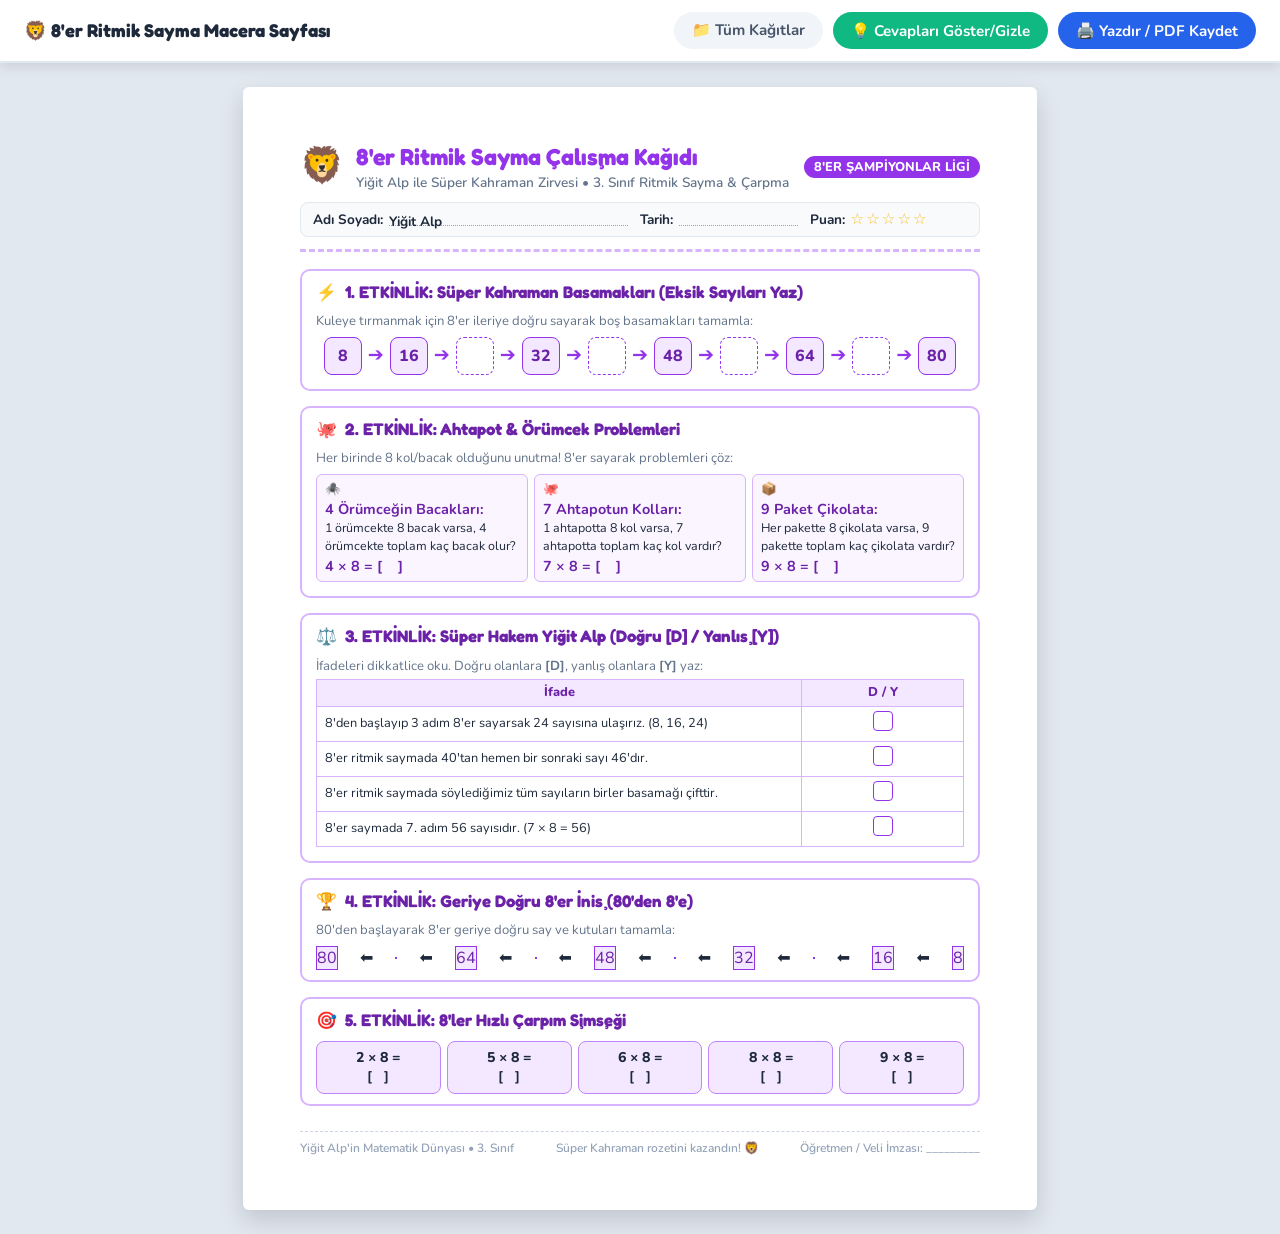
<file: basili_materyaller/04_8er_calisma_kagidi.html>
<!DOCTYPE html>
<html lang="tr">
<head>
  <meta charset="UTF-8">
  <meta name="viewport" content="width=device-width, initial-scale=1.0">
  <title>Yiğit Alp - 8'er Ritmik Sayma Çalışma Kağıdı</title>
  <link rel="stylesheet" href="print_style.css">
  <style>
    :root {
      --theme: #9333ea;
      --theme-light: #faf5ff;
      --theme-border: #d8b4fe;
    }
    .theme-header { border-bottom: 3px dashed var(--theme-border); }
    .theme-badge { background: var(--theme); color: white; padding: 2px 10px; border-radius: 12px; font-size: 0.8rem; font-weight: 800; }
    
    .octo-track {
      display: flex;
      flex-wrap: wrap;
      justify-content: center;
      gap: 6px;
      margin: 4px 0;
    }
    .octo-item {
      width: 38px;
      height: 38px;
      border-radius: 8px;
      display: flex;
      align-items: center;
      justify-content: center;
      font-weight: 800;
      font-size: 1rem;
      border: 1.5px solid #9333ea;
    }
    .octo-filled {
      background: #f3e8ff;
      color: #6b21a8;
    }
    .octo-blank {
      background: white;
      border-style: dashed;
      color: #9333ea;
    }
    body.show-answers .octo-blank::after {
      content: attr(data-answer);
      color: #15803d;
      font-weight: 900;
    }

    /* Problem Cards */
    .problem-grid {
      display: grid;
      grid-template-columns: repeat(3, 1fr);
      gap: 6px;
      margin: 4px 0;
    }
    .problem-card {
      background: #faf5ff;
      border: 1.5px solid #d8b4fe;
      border-radius: 6px;
      padding: 5px 8px;
      font-size: 0.78rem;
    }
    .problem-card strong {
      color: #6b21a8;
      display: block;
      margin-top: 2px;
      font-size: 0.9rem;
    }

    /* True False table */
    .tf-table {
      width: 100%;
      border-collapse: collapse;
      margin: 4px 0;
    }
    .tf-table th, .tf-table td {
      border: 1px solid #d8b4fe;
      padding: 4px 8px;
      font-size: 0.8rem;
    }
    .tf-table th {
      background: #f3e8ff;
      color: #6b21a8;
      font-weight: 800;
    }
    .tf-box {
      display: inline-block;
      width: 20px;
      height: 20px;
      border: 1.5px solid #9333ea;
      border-radius: 4px;
      text-align: center;
      line-height: 20px;
      font-weight: 800;
      margin: 0 4px;
    }
    .tf-answer {
      font-weight: 900;
      color: #15803d;
      margin-left: 6px;
    }

    /* Fast Mult Grid */
    .fast-mult {
      display: grid;
      grid-template-columns: repeat(5, 1fr);
      gap: 6px;
      margin-top: 6px;
    }
    .fast-box {
      background: #f3e8ff;
      border: 1.5px solid #c084fc;
      border-radius: 8px;
      padding: 6px 4px;
      text-align: center;
      font-weight: 800;
      font-size: 0.88rem;
    }
  </style>
</head>
<body>

  <!-- Screen Toolbar -->
  <div class="toolbar">
    <h2>🦁 8'er Ritmik Sayma Macera Sayfası</h2>
    <div class="toolbar-buttons">
      <a href="tum_materyaller_rehberi.html" class="btn btn-home">📁 Tüm Kağıtlar</a>
      <button onclick="document.body.classList.toggle('show-answers')" class="btn btn-answer">💡 Cevapları Göster/Gizle</button>
      <button onclick="window.print()" class="btn btn-print">🖨️ Yazdır / PDF Kaydet</button>
    </div>
  </div>

  <div class="sheet-container">
    <div class="a4-page">
      <!-- Header -->
      <div class="sheet-header theme-header">
        <div class="header-top">
          <div class="header-title-box">
            <span class="sheet-icon">🦁</span>
            <div>
              <h1 class="sheet-title" style="color: #9333ea;">8'er Ritmik Sayma Çalışma Kağıdı</h1>
              <p class="sheet-subtitle">Yiğit Alp ile Süper Kahraman Zirvesi • 3. Sınıf Ritmik Sayma & Çarpma</p>
            </div>
          </div>
          <div>
            <span class="theme-badge">8'ER ŞAMPİYONLAR LİGİ</span>
          </div>
        </div>
        <div class="student-info-bar">
          <div class="info-item"><span>Adı Soyadı:</span> <span class="info-line"><strong>Yiğit Alp</strong></span></div>
          <div class="info-item"><span>Tarih:</span> <span class="info-line"></span></div>
          <div class="info-item"><span>Puan:</span> <span class="rating-stars">☆☆☆☆☆</span></div>
        </div>
      </div>

      <!-- Etkinlik 1: Kahraman Basamakları -->
      <div class="activity-card" style="border-color: #d8b4fe;">
        <div class="activity-title" style="color: #6b21a8;">
          <span>⚡</span> 1. ETKİNLİK: Süper Kahraman Basamakları (Eksik Sayıları Yaz)
        </div>
        <p style="font-size: 0.82rem; color: #64748b; margin-bottom: 6px;">
          Kuleye tırmanmak için 8'er ileriye doğru sayarak boş basamakları tamamla:
        </p>
        <div class="octo-track">
          <div class="octo-item octo-filled">8</div>
          <span style="font-size:1.2rem; align-self:center; color:#9333ea;">➔</span>
          <div class="octo-item octo-filled">16</div>
          <span style="font-size:1.2rem; align-self:center; color:#9333ea;">➔</span>
          <div class="octo-item octo-blank" data-answer="24"></div>
          <span style="font-size:1.2rem; align-self:center; color:#9333ea;">➔</span>
          <div class="octo-item octo-filled">32</div>
          <span style="font-size:1.2rem; align-self:center; color:#9333ea;">➔</span>
          <div class="octo-item octo-blank" data-answer="40"></div>
          <span style="font-size:1.2rem; align-self:center; color:#9333ea;">➔</span>
          <div class="octo-item octo-filled">48</div>
          <span style="font-size:1.2rem; align-self:center; color:#9333ea;">➔</span>
          <div class="octo-item octo-blank" data-answer="56"></div>
          <span style="font-size:1.2rem; align-self:center; color:#9333ea;">➔</span>
          <div class="octo-item octo-filled">64</div>
          <span style="font-size:1.2rem; align-self:center; color:#9333ea;">➔</span>
          <div class="octo-item octo-blank" data-answer="72"></div>
          <span style="font-size:1.2rem; align-self:center; color:#9333ea;">➔</span>
          <div class="octo-item octo-filled">80</div>
        </div>
      </div>

      <!-- Etkinlik 2: Problem Çözme -->
      <div class="activity-card" style="border-color: #d8b4fe;">
        <div class="activity-title" style="color: #6b21a8;">
          <span>🐙</span> 2. ETKİNLİK: Ahtapot & Örümcek Problemleri
        </div>
        <p style="font-size: 0.82rem; color: #64748b; margin-bottom: 6px;">
          Her birinde 8 kol/bacak olduğunu unutma! 8'er sayarak problemleri çöz:
        </p>
        <div class="problem-grid">
          <div class="problem-card">
            🕷️ <strong>4 Örümceğin Bacakları:</strong>
            1 örümcekte 8 bacak varsa, 4 örümcekte toplam kaç bacak olur?<br>
            <strong>4 × 8 = <span class="answer-key-text">32</span><span style="color:#6b21a8;">[ &nbsp;&nbsp; ]</span></strong>
          </div>
          <div class="problem-card">
            🐙 <strong>7 Ahtapotun Kolları:</strong>
            1 ahtapotta 8 kol varsa, 7 ahtapotta toplam kaç kol vardır?<br>
            <strong>7 × 8 = <span class="answer-key-text">56</span><span style="color:#6b21a8;">[ &nbsp;&nbsp; ]</span></strong>
          </div>
          <div class="problem-card">
            📦 <strong>9 Paket Çikolata:</strong>
            Her pakette 8 çikolata varsa, 9 pakette toplam kaç çikolata vardır?<br>
            <strong>9 × 8 = <span class="answer-key-text">72</span><span style="color:#6b21a8;">[ &nbsp;&nbsp; ]</span></strong>
          </div>
        </div>
      </div>

      <!-- Etkinlik 3: Doğru mu Yanlış mı? -->
      <div class="activity-card" style="border-color: #d8b4fe;">
        <div class="activity-title" style="color: #6b21a8;">
          <span>⚖️</span> 3. ETKİNLİK: Süper Hakem Yiğit Alp (Doğru [D] / Yanlış [Y])
        </div>
        <p style="font-size: 0.82rem; color: #64748b; margin-bottom: 4px;">
          İfadeleri dikkatlice oku. Doğru olanlara <strong>[D]</strong>, yanlış olanlara <strong>[Y]</strong> yaz:
        </p>
        <table class="tf-table">
          <thead>
            <tr>
              <th style="width: 75%;">İfade</th>
              <th style="width: 25%;">D / Y</th>
            </tr>
          </thead>
          <tbody>
            <tr>
              <td>8'den başlayıp 3 adım 8'er sayarsak 24 sayısına ulaşırız. (8, 16, 24)</td>
              <td style="text-align:center;">
                <span class="tf-box"></span>
                <span class="answer-key-text tf-answer">DOĞRU (D)</span>
              </td>
            </tr>
            <tr>
              <td>8'er ritmik saymada 40'tan hemen bir sonraki sayı 46'dır.</td>
              <td style="text-align:center;">
                <span class="tf-box"></span>
                <span class="answer-key-text tf-answer">YANLIŞ (48 olmalı)</span>
              </td>
            </tr>
            <tr>
              <td>8'er ritmik saymada söylediğimiz tüm sayıların birler basamağı çifttir.</td>
              <td style="text-align:center;">
                <span class="tf-box"></span>
                <span class="answer-key-text tf-answer">DOĞRU (D)</span>
              </td>
            </tr>
            <tr>
              <td>8'er saymada 7. adım 56 sayısıdır. (7 × 8 = 56)</td>
              <td style="text-align:center;">
                <span class="tf-box"></span>
                <span class="answer-key-text tf-answer">DOĞRU (D)</span>
              </td>
            </tr>
          </tbody>
        </table>
      </div>

      <!-- Etkinlik 4: Geriye Sayım Şampiyonu -->
      <div class="activity-card" style="border-color: #d8b4fe;">
        <div class="activity-title" style="color: #6b21a8;">
          <span>🏆</span> 4. ETKİNLİK: Geriye Doğru 8'er İniş (80'den 8'e)
        </div>
        <p style="font-size: 0.82rem; color: #64748b; margin-bottom: 6px;">
          80'den başlayarak 8'er geriye doğru say ve kutuları tamamla:
        </p>
        <div style="display:flex; justify-content:space-between; align-items:center; gap:4px;">
          <div class="backward-box box-given" style="background:#f3e8ff; color:#6b21a8; border:1.5px solid #9333ea;">80</div>
          <span>⬅</span>
          <div class="backward-box box-blank" data-answer="72" style="border:1.5px dashed #9333ea; color:#6b21a8;"></div>
          <span>⬅</span>
          <div class="backward-box box-given" style="background:#f3e8ff; color:#6b21a8; border:1.5px solid #9333ea;">64</div>
          <span>⬅</span>
          <div class="backward-box box-blank" data-answer="56" style="border:1.5px dashed #9333ea; color:#6b21a8;"></div>
          <span>⬅</span>
          <div class="backward-box box-given" style="background:#f3e8ff; color:#6b21a8; border:1.5px solid #9333ea;">48</div>
          <span>⬅</span>
          <div class="backward-box box-blank" data-answer="40" style="border:1.5px dashed #9333ea; color:#6b21a8;"></div>
          <span>⬅</span>
          <div class="backward-box box-given" style="background:#f3e8ff; color:#6b21a8; border:1.5px solid #9333ea;">32</div>
          <span>⬅</span>
          <div class="backward-box box-blank" data-answer="24" style="border:1.5px dashed #9333ea; color:#6b21a8;"></div>
          <span>⬅</span>
          <div class="backward-box box-given" style="background:#f3e8ff; color:#6b21a8; border:1.5px solid #9333ea;">16</div>
          <span>⬅</span>
          <div class="backward-box box-given" style="background:#f3e8ff; color:#6b21a8; border:1.5px solid #9333ea;">8</div>
        </div>
      </div>

      <!-- Etkinlik 5: Hızlı Çarpım Şampiyonası -->
      <div class="activity-card" style="border-color: #d8b4fe;">
        <div class="activity-title" style="color: #6b21a8;">
          <span>🎯</span> 5. ETKİNLİK: 8'ler Hızlı Çarpım Şimşeği
        </div>
        <div class="fast-mult">
          <div class="fast-box">2 × 8 = <br><span class="answer-key-text">16</span><strong>[ &nbsp; ]</strong></div>
          <div class="fast-box">5 × 8 = <br><span class="answer-key-text">40</span><strong>[ &nbsp; ]</strong></div>
          <div class="fast-box">6 × 8 = <br><span class="answer-key-text">48</span><strong>[ &nbsp; ]</strong></div>
          <div class="fast-box">8 × 8 = <br><span class="answer-key-text">64</span><strong>[ &nbsp; ]</strong></div>
          <div class="fast-box">9 × 8 = <br><span class="answer-key-text">72</span><strong>[ &nbsp; ]</strong></div>
        </div>
      </div>

      <!-- Footer -->
      <div class="sheet-footer">
        <span>Yiğit Alp'in Matematik Dünyası • 3. Sınıf</span>
        <span>Süper Kahraman rozetini kazandın! 🦁</span>
        <span>Öğretmen / Veli İmzası: _________</span>
      </div>
    </div>
  </div>

</body>
</html>
</file>
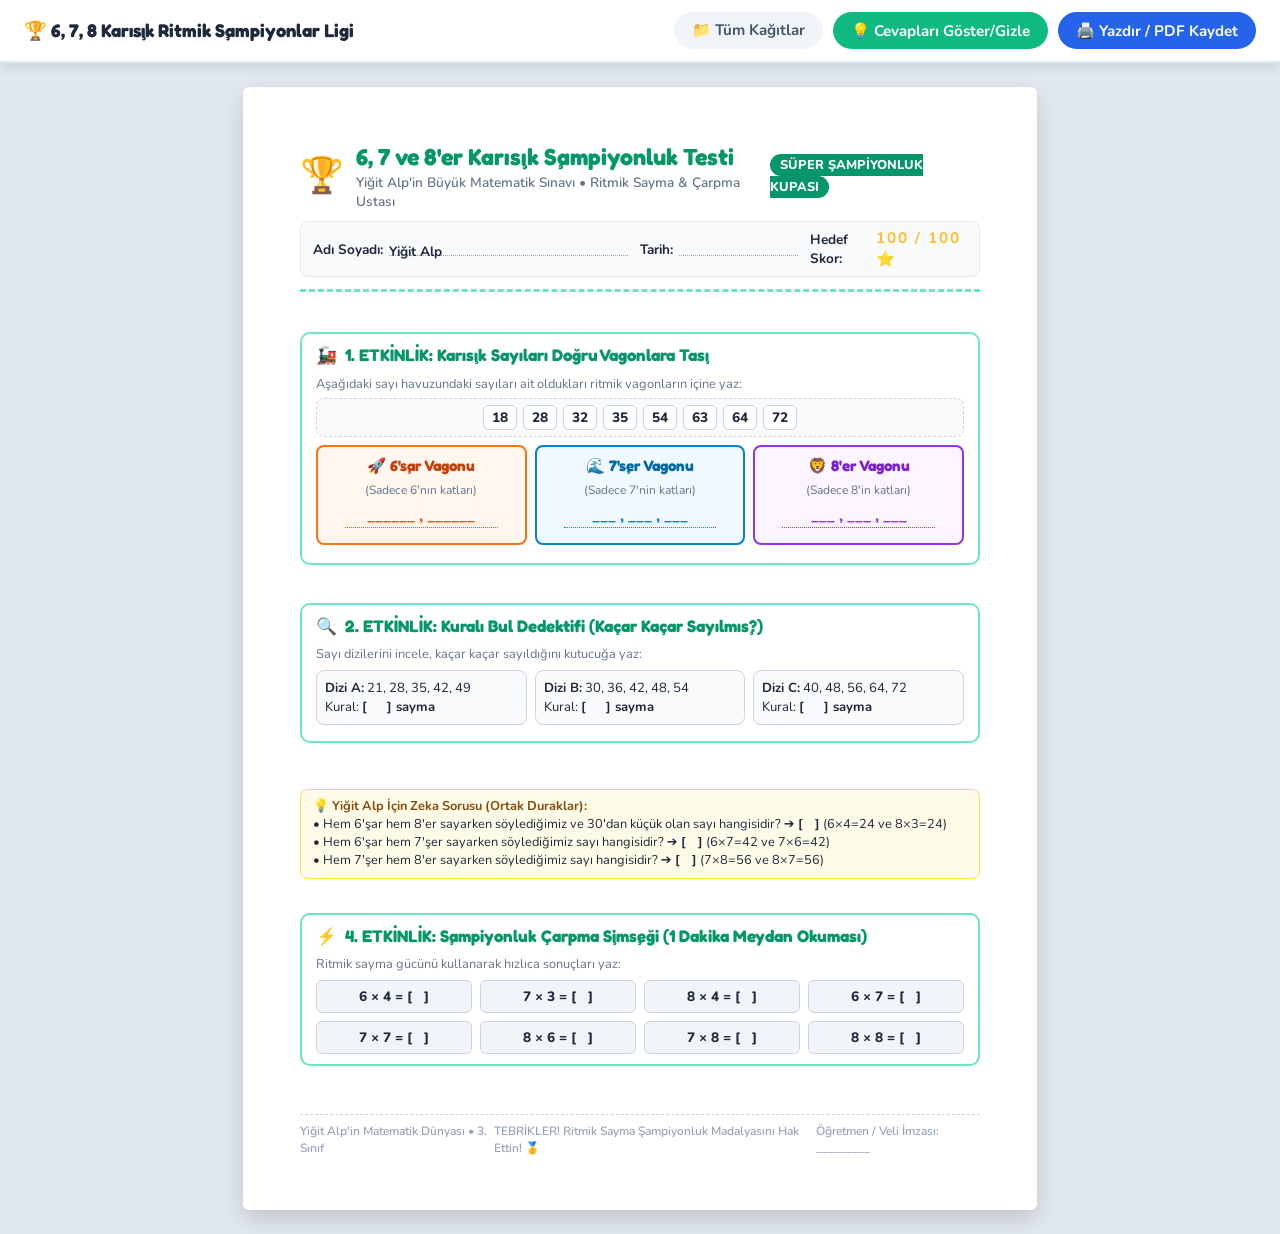
<file: basili_materyaller/05_karisik_sampiyonluk.html>
<!DOCTYPE html>
<html lang="tr">
<head>
  <meta charset="UTF-8">
  <meta name="viewport" content="width=device-width, initial-scale=1.0">
  <title>Yiğit Alp - 6, 7, 8 Karışık Ritmik Şampiyonlar Ligi</title>
  <link rel="stylesheet" href="print_style.css">
  <style>
    :root {
      --theme: #10b981;
      --theme-light: #ecfdf5;
      --theme-border: #6ee7b7;
    }
    .theme-header { border-bottom: 3px dashed var(--theme-border); }
    .theme-badge { background: #059669; color: white; padding: 2px 10px; border-radius: 12px; font-size: 0.8rem; font-weight: 800; }
    
    .train-container {
      display: grid;
      grid-template-columns: repeat(3, 1fr);
      gap: 8px;
      margin: 8px 0;
    }
    .train-wagon {
      border-radius: 8px;
      padding: 8px;
      text-align: center;
      border: 2px solid;
    }
    .wagon-6-theme { border-color: #f97316; background: #fff7ed; }
    .wagon-7-theme { border-color: #0284c7; background: #f0f9ff; }
    .wagon-8-theme { border-color: #9333ea; background: #faf5ff; }
    
    .wagon-title {
      font-family: 'Fredoka', cursive;
      font-size: 0.95rem;
      font-weight: 700;
      margin-bottom: 6px;
    }
    .number-bank {
      background: #f8fafc;
      border: 1.5px dashed #cbd5e1;
      border-radius: 8px;
      padding: 6px;
      display: flex;
      flex-wrap: wrap;
      justify-content: center;
      gap: 6px;
      margin-bottom: 8px;
    }
    .bank-chip {
      background: white;
      border: 1px solid #cbd5e1;
      padding: 2px 8px;
      border-radius: 6px;
      font-weight: 800;
      font-size: 0.85rem;
    }

    .rule-detective-grid {
      display: grid;
      grid-template-columns: 1fr 1fr 1fr;
      gap: 8px;
      margin: 6px 0;
    }
    .rule-box {
      border: 1.5px solid #cbd5e1;
      background: #f8fafc;
      border-radius: 8px;
      padding: 8px;
      font-size: 0.82rem;
    }

    .ten-questions-grid {
      display: grid;
      grid-template-columns: repeat(4, 1fr);
      gap: 8px;
      margin-top: 6px;
    }
    .q-box {
      background: #f1f5f9;
      border: 1px solid #cbd5e1;
      border-radius: 6px;
      padding: 6px 8px;
      font-weight: 800;
      font-size: 0.85rem;
      text-align: center;
    }

    .special-box {
      background: #fefce8;
      border: 1.5px solid #fde047;
      border-radius: 8px;
      padding: 8px 12px;
      margin-top: 8px;
      font-size: 0.8rem;
    }
  </style>
</head>
<body>

  <!-- Screen Toolbar -->
  <div class="toolbar">
    <h2>🏆 6, 7, 8 Karışık Ritmik Şampiyonlar Ligi</h2>
    <div class="toolbar-buttons">
      <a href="tum_materyaller_rehberi.html" class="btn btn-home">📁 Tüm Kağıtlar</a>
      <button onclick="document.body.classList.toggle('show-answers')" class="btn btn-answer">💡 Cevapları Göster/Gizle</button>
      <button onclick="window.print()" class="btn btn-print">🖨️ Yazdır / PDF Kaydet</button>
    </div>
  </div>

  <div class="sheet-container">
    <div class="a4-page">
      <!-- Header -->
      <div class="sheet-header theme-header">
        <div class="header-top">
          <div class="header-title-box">
            <span class="sheet-icon">🏆</span>
            <div>
              <h1 class="sheet-title" style="color: #059669;">6, 7 ve 8'er Karışık Şampiyonluk Testi</h1>
              <p class="sheet-subtitle">Yiğit Alp'in Büyük Matematik Sınavı • Ritmik Sayma & Çarpma Ustası</p>
            </div>
          </div>
          <div>
            <span class="theme-badge">SÜPER ŞAMPİYONLUK KUPASI</span>
          </div>
        </div>
        <div class="student-info-bar">
          <div class="info-item"><span>Adı Soyadı:</span> <span class="info-line"><strong>Yiğit Alp</strong></span></div>
          <div class="info-item"><span>Tarih:</span> <span class="info-line"></span></div>
          <div class="info-item"><span>Hedef Skor:</span> <span class="rating-stars">100 / 100 ⭐</span></div>
        </div>
      </div>

      <!-- Etkinlik 1: Sayı Havuzunu Vagonlara Yerleştir -->
      <div class="activity-card" style="border-color: #6ee7b7;">
        <div class="activity-title" style="color: #059669;">
          <span>🚂</span> 1. ETKİNLİK: Karışık Sayıları Doğru Vagonlara Taşı
        </div>
        <p style="font-size: 0.8rem; color: #64748b; margin-bottom: 4px;">
          Aşağıdaki sayı havuzundaki sayıları ait oldukları ritmik vagonların içine yaz:
        </p>
        <div class="number-bank">
          <span class="bank-chip">18</span>
          <span class="bank-chip">28</span>
          <span class="bank-chip">32</span>
          <span class="bank-chip">35</span>
          <span class="bank-chip">54</span>
          <span class="bank-chip">63</span>
          <span class="bank-chip">64</span>
          <span class="bank-chip">72</span>
        </div>
        <div class="train-container">
          <div class="train-wagon wagon-6-theme">
            <div class="wagon-title" style="color:#c2410c;">🚀 6'şar Vagonu</div>
            <p style="font-size:0.75rem; color:#64748b;">(Sadece 6'nın katları)</p>
            <div style="min-height:36px; padding-top:6px; font-weight:800; color:#ea580c;">
              <span class="answer-key-text">18, 54</span>
              <span style="border-bottom:1px dotted #ea580c; display:inline-block; width:80%;">______ , ______</span>
            </div>
          </div>
          <div class="train-wagon wagon-7-theme">
            <div class="wagon-title" style="color:#0369a1;">🌊 7'şer Vagonu</div>
            <p style="font-size:0.75rem; color:#64748b;">(Sadece 7'nin katları)</p>
            <div style="min-height:36px; padding-top:6px; font-weight:800; color:#0284c7;">
              <span class="answer-key-text">28, 35, 63</span>
              <span style="border-bottom:1px dotted #0284c7; display:inline-block; width:80%;">___ , ___ , ___</span>
            </div>
          </div>
          <div class="train-wagon wagon-8-theme">
            <div class="wagon-title" style="color:#7e22ce;">🦁 8'er Vagonu</div>
            <p style="font-size:0.75rem; color:#64748b;">(Sadece 8'in katları)</p>
            <div style="min-height:36px; padding-top:6px; font-weight:800; color:#9333ea;">
              <span class="answer-key-text">32, 64, 72</span>
              <span style="border-bottom:1px dotted #9333ea; display:inline-block; width:80%;">___ , ___ , ___</span>
            </div>
          </div>
        </div>
      </div>

      <!-- Etkinlik 2: Kuralı Bul Dedektifi -->
      <div class="activity-card" style="border-color: #6ee7b7;">
        <div class="activity-title" style="color: #059669;">
          <span>🔍</span> 2. ETKİNLİK: Kuralı Bul Dedektifi (Kaçar Kaçar Sayılmış?)
        </div>
        <p style="font-size: 0.8rem; color: #64748b; margin-bottom: 6px;">
          Sayı dizilerini incele, kaçar kaçar sayıldığını kutucuğa yaz:
        </p>
        <div class="rule-detective-grid">
          <div class="rule-box">
            <strong>Dizi A:</strong> 21, 28, 35, 42, 49<br>
            Kural: <span class="answer-key-text">7'şer</span> <strong>[ &nbsp;&nbsp;&nbsp; ] sayma</strong>
          </div>
          <div class="rule-box">
            <strong>Dizi B:</strong> 30, 36, 42, 48, 54<br>
            Kural: <span class="answer-key-text">6'şar</span> <strong>[ &nbsp;&nbsp;&nbsp; ] sayma</strong>
          </div>
          <div class="rule-box">
            <strong>Dizi C:</strong> 40, 48, 56, 64, 72<br>
            Kural: <span class="answer-key-text">8'er</span> <strong>[ &nbsp;&nbsp;&nbsp; ] sayma</strong>
          </div>
        </div>
      </div>

      <!-- Etkinlik 3: Özel Ortak Duraklar (Zeka Sorusu) -->
      <div class="special-box">
        <strong style="color:#854d0e;">💡 Yiğit Alp İçin Zeka Sorusu (Ortak Duraklar):</strong><br>
        • Hem 6'şar hem 8'er sayarken söylediğimiz ve 30'dan küçük olan sayı hangisidir? ➔ <strong>[ &nbsp;<span class="answer-key-text">24</span>&nbsp; ]</strong> (6×4=24 ve 8×3=24)<br>
        • Hem 6'şar hem 7'şer sayarken söylediğimiz sayı hangisidir? ➔ <strong>[ &nbsp;<span class="answer-key-text">42</span>&nbsp; ]</strong> (6×7=42 ve 7×6=42)<br>
        • Hem 7'şer hem 8'er sayarken söylediğimiz sayı hangisidir? ➔ <strong>[ &nbsp;<span class="answer-key-text">56</span>&nbsp; ]</strong> (7×8=56 ve 8×7=56)
      </div>

      <!-- Etkinlik 4: 8 Hızlı Çarpım Şimşeği -->
      <div class="activity-card" style="border-color: #6ee7b7; margin-top: 8px;">
        <div class="activity-title" style="color: #059669;">
          <span>⚡</span> 4. ETKİNLİK: Şampiyonluk Çarpma Şimşeği (1 Dakika Meydan Okuması)
        </div>
        <p style="font-size: 0.8rem; color: #64748b; margin-bottom: 6px;">
          Ritmik sayma gücünü kullanarak hızlıca sonuçları yaz:
        </p>
        <div class="ten-questions-grid">
          <div class="q-box">6 × 4 = <span class="answer-key-text">24</span>[ &nbsp; ]</div>
          <div class="q-box">7 × 3 = <span class="answer-key-text">21</span>[ &nbsp; ]</div>
          <div class="q-box">8 × 4 = <span class="answer-key-text">32</span>[ &nbsp; ]</div>
          <div class="q-box">6 × 7 = <span class="answer-key-text">42</span>[ &nbsp; ]</div>
          <div class="q-box">7 × 7 = <span class="answer-key-text">49</span>[ &nbsp; ]</div>
          <div class="q-box">8 × 6 = <span class="answer-key-text">48</span>[ &nbsp; ]</div>
          <div class="q-box">7 × 8 = <span class="answer-key-text">56</span>[ &nbsp; ]</div>
          <div class="q-box">8 × 8 = <span class="answer-key-text">64</span>[ &nbsp; ]</div>
        </div>
      </div>

      <!-- Footer -->
      <div class="sheet-footer">
        <span>Yiğit Alp'in Matematik Dünyası • 3. Sınıf</span>
        <span>TEBRİKLER! Ritmik Sayma Şampiyonluk Madalyasını Hak Ettin! 🥇</span>
        <span>Öğretmen / Veli İmzası: _________</span>
      </div>
    </div>
  </div>

</body>
</html>
</file>
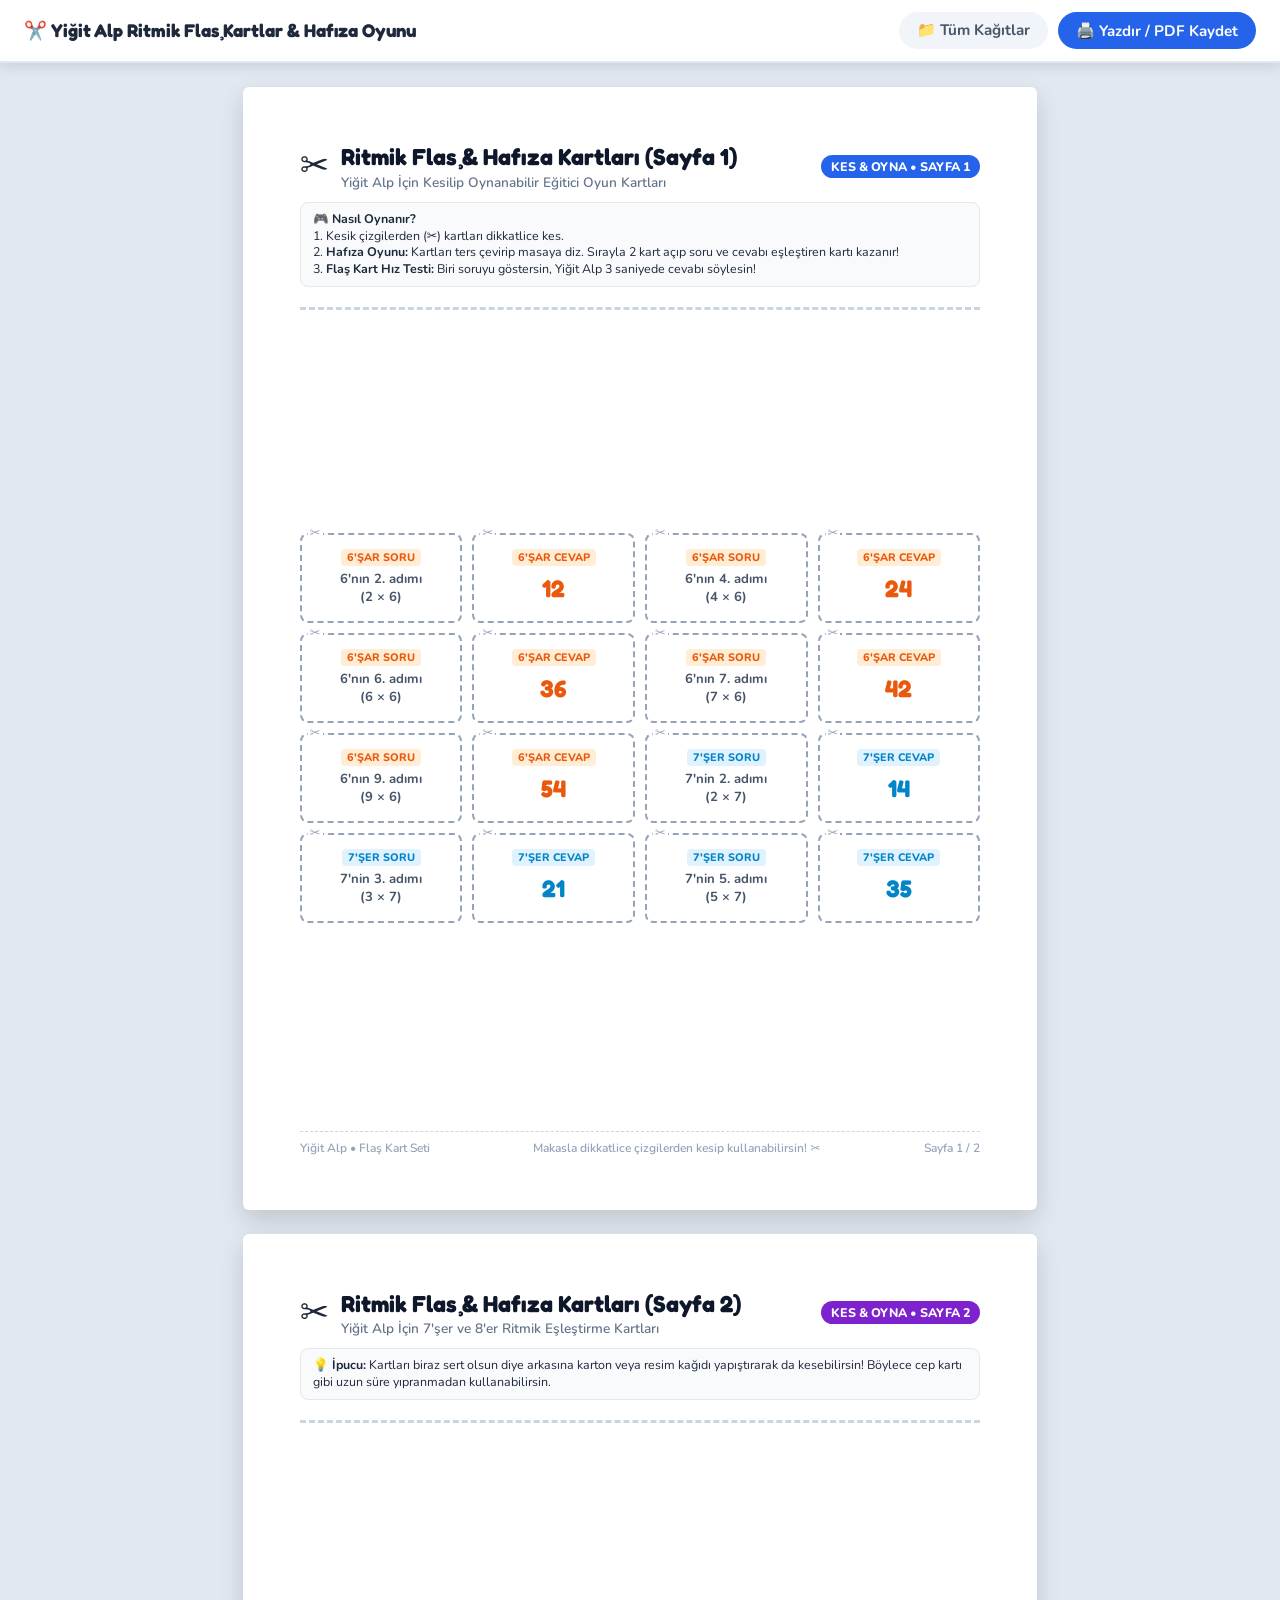
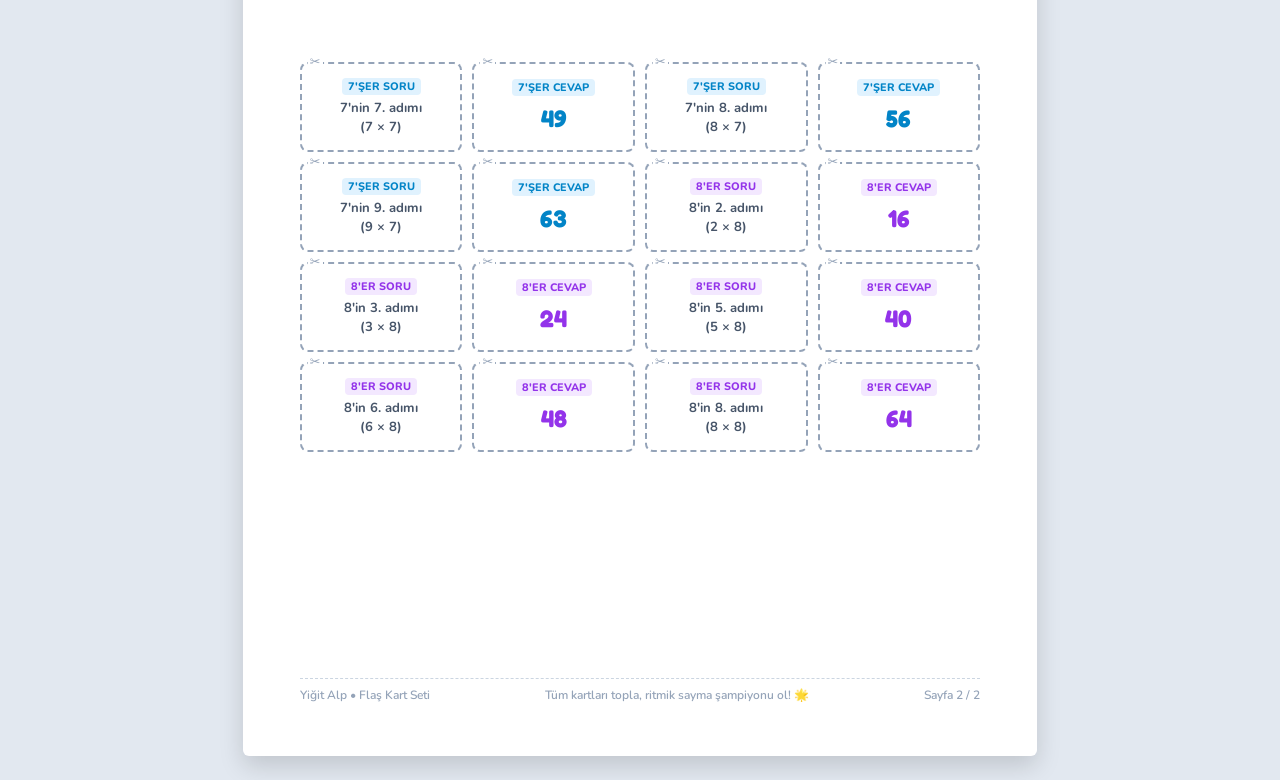
<file: basili_materyaller/06_kes_yapistir_kartlar.html>
<!DOCTYPE html>
<html lang="tr">
<head>
  <meta charset="UTF-8">
  <meta name="viewport" content="width=device-width, initial-scale=1.0">
  <title>Yiğit Alp - Ritmik Flaş Kartlar & Hafıza Oyunu</title>
  <link rel="stylesheet" href="print_style.css">
  <style>
    .flashcards-grid {
      display: grid;
      grid-template-columns: repeat(4, 1fr);
      gap: 10px;
      margin-top: 10px;
    }
    .f-card {
      border: 2px dashed #94a3b8;
      border-radius: 8px;
      padding: 10px 6px;
      text-align: center;
      background: #ffffff;
      min-height: 90px;
      display: flex;
      flex-direction: column;
      justify-content: center;
      align-items: center;
      position: relative;
    }
    .f-card::before {
      content: '✂';
      position: absolute;
      top: -10px;
      left: 6px;
      font-size: 0.8rem;
      color: #94a3b8;
      background: white;
      padding: 0 2px;
    }
    .f-tag {
      font-size: 0.68rem;
      font-weight: 800;
      text-transform: uppercase;
      margin-bottom: 4px;
      padding: 1px 6px;
      border-radius: 4px;
    }
    .tag-6 { background: #ffedd5; color: #ea580c; }
    .tag-7 { background: #e0f2fe; color: #0284c7; }
    .tag-8 { background: #f3e8ff; color: #9333ea; }
    
    .f-prompt {
      font-size: 0.82rem;
      font-weight: 700;
      color: #475569;
    }
    .f-value {
      font-family: 'Fredoka', cursive;
      font-size: 1.5rem;
      font-weight: 700;
      margin-top: 2px;
    }
    .val-6 { color: #ea580c; }
    .val-7 { color: #0284c7; }
    .val-8 { color: #9333ea; }

    .instructions-bar {
      background: #f8fafc;
      border: 1.5px solid #e2e8f0;
      border-radius: 8px;
      padding: 8px 12px;
      margin-bottom: 8px;
      font-size: 0.78rem;
      line-height: 1.35;
    }
  </style>
</head>
<body>

  <!-- Screen Toolbar -->
  <div class="toolbar">
    <h2>✂️ Yiğit Alp Ritmik Flaş Kartlar & Hafıza Oyunu</h2>
    <div class="toolbar-buttons">
      <a href="tum_materyaller_rehberi.html" class="btn btn-home">📁 Tüm Kağıtlar</a>
      <button onclick="window.print()" class="btn btn-print">🖨️ Yazdır / PDF Kaydet</button>
    </div>
  </div>

  <div class="sheet-container">
    
    <!-- SAYFA 1: 6'ŞAR VE 7'ŞER KARTLARI -->
    <div class="a4-page">
      <div class="sheet-header">
        <div class="header-top">
          <div class="header-title-box">
            <span class="sheet-icon">✂️</span>
            <div>
              <h1 class="sheet-title">Ritmik Flaş & Hafıza Kartları (Sayfa 1)</h1>
              <p class="sheet-subtitle">Yiğit Alp İçin Kesilip Oynanabilir Eğitici Oyun Kartları</p>
            </div>
          </div>
          <div>
            <span style="background:#2563eb; color:white; padding:3px 10px; border-radius:12px; font-size:0.78rem; font-weight:800;">
              KES & OYNA • SAYFA 1
            </span>
          </div>
        </div>
        <div class="instructions-bar">
          <strong>🎮 Nasıl Oynanır?</strong><br>
          1. Kesik çizgilerden (✂) kartları dikkatlice kes.<br>
          2. <strong>Hafıza Oyunu:</strong> Kartları ters çevirip masaya diz. Sırayla 2 kart açıp soru ve cevabı eşleştiren kartı kazanır!<br>
          3. <strong>Flaş Kart Hız Testi:</strong> Biri soruyu göstersin, Yiğit Alp 3 saniyede cevabı söylesin!
        </div>
      </div>

      <!-- Kartlar Izgarası: 16 Kart -->
      <div class="flashcards-grid">
        <!-- 6'şar Kartları -->
        <div class="f-card">
          <span class="f-tag tag-6">6'ŞAR SORU</span>
          <div class="f-prompt">6'nın 2. adımı<br>(2 × 6)</div>
        </div>
        <div class="f-card">
          <span class="f-tag tag-6">6'ŞAR CEVAP</span>
          <div class="f-value val-6">12</div>
        </div>

        <div class="f-card">
          <span class="f-tag tag-6">6'ŞAR SORU</span>
          <div class="f-prompt">6'nın 4. adımı<br>(4 × 6)</div>
        </div>
        <div class="f-card">
          <span class="f-tag tag-6">6'ŞAR CEVAP</span>
          <div class="f-value val-6">24</div>
        </div>

        <div class="f-card">
          <span class="f-tag tag-6">6'ŞAR SORU</span>
          <div class="f-prompt">6'nın 6. adımı<br>(6 × 6)</div>
        </div>
        <div class="f-card">
          <span class="f-tag tag-6">6'ŞAR CEVAP</span>
          <div class="f-value val-6">36</div>
        </div>

        <div class="f-card">
          <span class="f-tag tag-6">6'ŞAR SORU</span>
          <div class="f-prompt">6'nın 7. adımı<br>(7 × 6)</div>
        </div>
        <div class="f-card">
          <span class="f-tag tag-6">6'ŞAR CEVAP</span>
          <div class="f-value val-6">42</div>
        </div>

        <div class="f-card">
          <span class="f-tag tag-6">6'ŞAR SORU</span>
          <div class="f-prompt">6'nın 9. adımı<br>(9 × 6)</div>
        </div>
        <div class="f-card">
          <span class="f-tag tag-6">6'ŞAR CEVAP</span>
          <div class="f-value val-6">54</div>
        </div>

        <!-- 7'şer Kartları -->
        <div class="f-card">
          <span class="f-tag tag-7">7'ŞER SORU</span>
          <div class="f-prompt">7'nin 2. adımı<br>(2 × 7)</div>
        </div>
        <div class="f-card">
          <span class="f-tag tag-7">7'ŞER CEVAP</span>
          <div class="f-value val-7">14</div>
        </div>

        <div class="f-card">
          <span class="f-tag tag-7">7'ŞER SORU</span>
          <div class="f-prompt">7'nin 3. adımı<br>(3 × 7)</div>
        </div>
        <div class="f-card">
          <span class="f-tag tag-7">7'ŞER CEVAP</span>
          <div class="f-value val-7">21</div>
        </div>

        <div class="f-card">
          <span class="f-tag tag-7">7'ŞER SORU</span>
          <div class="f-prompt">7'nin 5. adımı<br>(5 × 7)</div>
        </div>
        <div class="f-card">
          <span class="f-tag tag-7">7'ŞER CEVAP</span>
          <div class="f-value val-7">35</div>
        </div>
      </div>

      <div class="sheet-footer">
        <span>Yiğit Alp • Flaş Kart Seti</span>
        <span>Makasla dikkatlice çizgilerden kesip kullanabilirsin! ✂️</span>
        <span>Sayfa 1 / 2</span>
      </div>
    </div>

    <!-- SAYFA 2: 7'ŞER DEVAMI VE 8'ER KARTLARI -->
    <div class="a4-page">
      <div class="sheet-header">
        <div class="header-top">
          <div class="header-title-box">
            <span class="sheet-icon">✂️</span>
            <div>
              <h1 class="sheet-title">Ritmik Flaş & Hafıza Kartları (Sayfa 2)</h1>
              <p class="sheet-subtitle">Yiğit Alp İçin 7'şer ve 8'er Ritmik Eşleştirme Kartları</p>
            </div>
          </div>
          <div>
            <span style="background:#7e22ce; color:white; padding:3px 10px; border-radius:12px; font-size:0.78rem; font-weight:800;">
              KES & OYNA • SAYFA 2
            </span>
          </div>
        </div>
        <div class="instructions-bar">
          <strong>💡 İpucu:</strong> Kartları biraz sert olsun diye arkasına karton veya resim kağıdı yapıştırarak da kesebilirsin! Böylece cep kartı gibi uzun süre yıpranmadan kullanabilirsin.
        </div>
      </div>

      <!-- Kartlar Izgarası: 16 Kart -->
      <div class="flashcards-grid">
        <!-- 7'şer Devamı -->
        <div class="f-card">
          <span class="f-tag tag-7">7'ŞER SORU</span>
          <div class="f-prompt">7'nin 7. adımı<br>(7 × 7)</div>
        </div>
        <div class="f-card">
          <span class="f-tag tag-7">7'ŞER CEVAP</span>
          <div class="f-value val-7">49</div>
        </div>

        <div class="f-card">
          <span class="f-tag tag-7">7'ŞER SORU</span>
          <div class="f-prompt">7'nin 8. adımı<br>(8 × 7)</div>
        </div>
        <div class="f-card">
          <span class="f-tag tag-7">7'ŞER CEVAP</span>
          <div class="f-value val-7">56</div>
        </div>

        <div class="f-card">
          <span class="f-tag tag-7">7'ŞER SORU</span>
          <div class="f-prompt">7'nin 9. adımı<br>(9 × 7)</div>
        </div>
        <div class="f-card">
          <span class="f-tag tag-7">7'ŞER CEVAP</span>
          <div class="f-value val-7">63</div>
        </div>

        <!-- 8'er Kartları -->
        <div class="f-card">
          <span class="f-tag tag-8">8'ER SORU</span>
          <div class="f-prompt">8'in 2. adımı<br>(2 × 8)</div>
        </div>
        <div class="f-card">
          <span class="f-tag tag-8">8'ER CEVAP</span>
          <div class="f-value val-8">16</div>
        </div>

        <div class="f-card">
          <span class="f-tag tag-8">8'ER SORU</span>
          <div class="f-prompt">8'in 3. adımı<br>(3 × 8)</div>
        </div>
        <div class="f-card">
          <span class="f-tag tag-8">8'ER CEVAP</span>
          <div class="f-value val-8">24</div>
        </div>

        <div class="f-card">
          <span class="f-tag tag-8">8'ER SORU</span>
          <div class="f-prompt">8'in 5. adımı<br>(5 × 8)</div>
        </div>
        <div class="f-card">
          <span class="f-tag tag-8">8'ER CEVAP</span>
          <div class="f-value val-8">40</div>
        </div>

        <div class="f-card">
          <span class="f-tag tag-8">8'ER SORU</span>
          <div class="f-prompt">8'in 6. adımı<br>(6 × 8)</div>
        </div>
        <div class="f-card">
          <span class="f-tag tag-8">8'ER CEVAP</span>
          <div class="f-value val-8">48</div>
        </div>

        <div class="f-card">
          <span class="f-tag tag-8">8'ER SORU</span>
          <div class="f-prompt">8'in 8. adımı<br>(8 × 8)</div>
        </div>
        <div class="f-card">
          <span class="f-tag tag-8">8'ER CEVAP</span>
          <div class="f-value val-8">64</div>
        </div>
      </div>

      <div class="sheet-footer">
        <span>Yiğit Alp • Flaş Kart Seti</span>
        <span>Tüm kartları topla, ritmik sayma şampiyonu ol! 🌟</span>
        <span>Sayfa 2 / 2</span>
      </div>
    </div>

  </div>

</body>
</html>
</file>
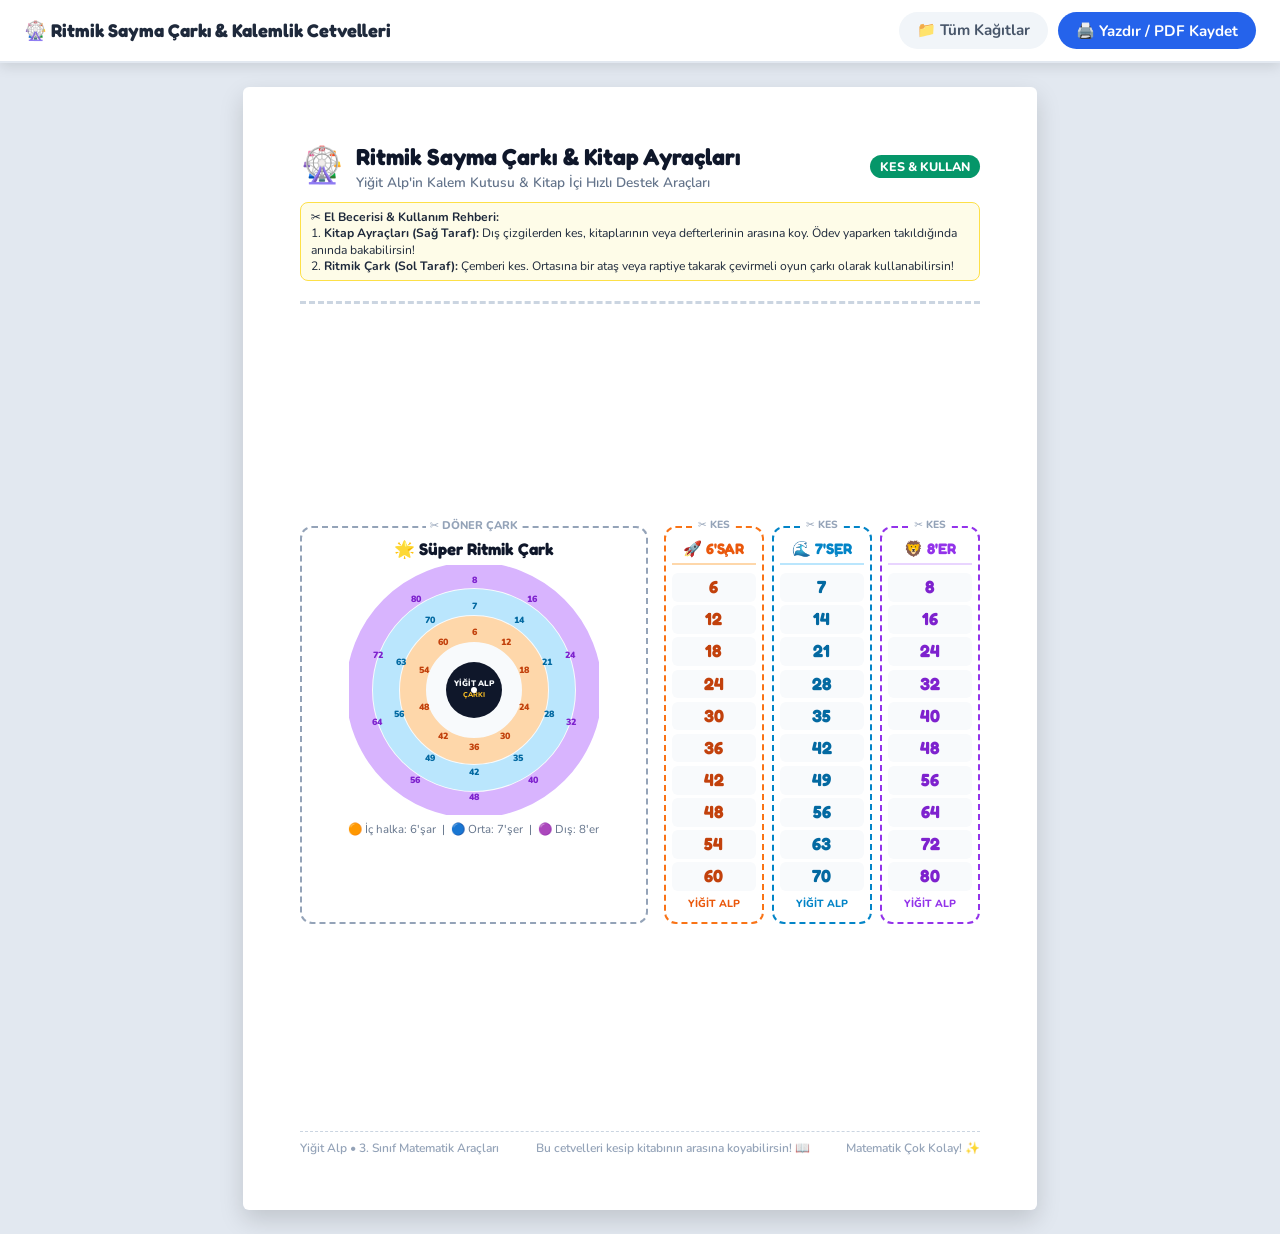
<file: basili_materyaller/07_ritmik_cark_ve_cetvel.html>
<!DOCTYPE html>
<html lang="tr">
<head>
  <meta charset="UTF-8">
  <meta name="viewport" content="width=device-width, initial-scale=1.0">
  <title>Yiğit Alp - Ritmik Sayma Çarkı & Kitap Ayraçları</title>
  <link rel="stylesheet" href="print_style.css">
  <style>
    .craft-container {
      display: grid;
      grid-template-columns: 1.1fr 1fr;
      gap: 16px;
      margin-top: 10px;
    }
    
    /* Bookmark rulers */
    .rulers-container {
      display: flex;
      justify-content: space-between;
      gap: 8px;
    }
    .ruler-strip {
      flex: 1;
      border: 2px dashed #94a3b8;
      border-radius: 12px;
      padding: 10px 6px;
      text-align: center;
      background: white;
      display: flex;
      flex-direction: column;
      align-items: center;
      position: relative;
    }
    .ruler-strip::before {
      content: '✂ KES';
      position: absolute;
      top: -10px;
      font-size: 0.65rem;
      background: white;
      padding: 0 4px;
      color: #94a3b8;
      font-weight: 800;
    }
    .ruler-header {
      font-family: 'Fredoka', cursive;
      font-size: 0.95rem;
      font-weight: 700;
      margin-bottom: 8px;
      padding-bottom: 4px;
      border-bottom: 2px solid;
      width: 100%;
    }
    .ruler-6 { border-color: #f97316; }
    .ruler-6 .ruler-header { color: #ea580c; border-color: #fed7aa; }
    .ruler-7 { border-color: #0284c7; }
    .ruler-7 .ruler-header { color: #0284c7; border-color: #bae6fd; }
    .ruler-8 { border-color: #9333ea; }
    .ruler-8 .ruler-header { color: #9333ea; border-color: #e9d5ff; }

    .ruler-numbers {
      display: flex;
      flex-direction: column;
      gap: 3.5px;
      width: 100%;
    }
    .ruler-node {
      font-family: 'Fredoka', cursive;
      font-size: 1.1rem;
      font-weight: 700;
      padding: 2px 0;
      border-radius: 6px;
      background: #f8fafc;
    }
    .ruler-6 .ruler-node { color: #c2410c; }
    .ruler-7 .ruler-node { color: #0369a1; }
    .ruler-8 .ruler-node { color: #7e22ce; }

    /* SVG Wheel */
    .wheel-section {
      border: 2px dashed #94a3b8;
      border-radius: 12px;
      padding: 10px;
      background: white;
      display: flex;
      flex-direction: column;
      align-items: center;
      position: relative;
    }
    .wheel-section::before {
      content: '✂ DÖNER ÇARK';
      position: absolute;
      top: -10px;
      font-size: 0.7rem;
      background: white;
      padding: 0 4px;
      color: #94a3b8;
      font-weight: 800;
    }
    .craft-instructions {
      background: #fefce8;
      border: 1.5px solid #fde047;
      border-radius: 8px;
      padding: 6px 10px;
      font-size: 0.76rem;
      margin-bottom: 8px;
      line-height: 1.35;
    }
  </style>
</head>
<body>

  <!-- Screen Toolbar -->
  <div class="toolbar">
    <h2>🎡 Ritmik Sayma Çarkı & Kalemlik Cetvelleri</h2>
    <div class="toolbar-buttons">
      <a href="tum_materyaller_rehberi.html" class="btn btn-home">📁 Tüm Kağıtlar</a>
      <button onclick="window.print()" class="btn btn-print">🖨️ Yazdır / PDF Kaydet</button>
    </div>
  </div>

  <div class="sheet-container">
    <div class="a4-page">
      <!-- Sheet Header -->
      <div class="sheet-header">
        <div class="header-top">
          <div class="header-title-box">
            <span class="sheet-icon">🎡</span>
            <div>
              <h1 class="sheet-title">Ritmik Sayma Çarkı & Kitap Ayraçları</h1>
              <p class="sheet-subtitle">Yiğit Alp'in Kalem Kutusu & Kitap İçi Hızlı Destek Araçları</p>
            </div>
          </div>
          <div>
            <span style="background:#059669; color:white; padding:3px 10px; border-radius:12px; font-size:0.78rem; font-weight:800;">
              KES & KULLAN
            </span>
          </div>
        </div>
        <div class="craft-instructions">
          ✂️ <strong>El Becerisi & Kullanım Rehberi:</strong><br>
          1. <strong>Kitap Ayraçları (Sağ Taraf):</strong> Dış çizgilerden kes, kitaplarının veya defterlerinin arasına koy. Ödev yaparken takıldığında anında bakabilirsin!<br>
          2. <strong>Ritmik Çark (Sol Taraf):</strong> Çemberi kes. Ortasına bir ataş veya raptiye takarak çevirmeli oyun çarkı olarak kullanabilirsin!
        </div>
      </div>

      <div class="craft-container">
        
        <!-- RİTMİK ÇARK (SVG GÖRSEL) -->
        <div class="wheel-section">
          <div style="font-family:'Fredoka', cursive; font-size:1.05rem; font-weight:700; color:#0f172a; margin-bottom:4px;">
            🌟 Süper Ritmik Çark
          </div>
          <svg width="250" height="250" viewBox="0 0 250 250">
            <!-- Dış Daire -->
            <circle cx="125" cy="125" r="120" fill="#f8fafc" stroke="#334155" stroke-width="2.5" stroke-dasharray="4 2" />
            
            <!-- Dilimler (10 Dilim) -->
            <!-- 6'şar, 7'şer ve 8'er eş merkezli halkalar -->
            <!-- Dış Halka: 8'ler -->
            <circle cx="125" cy="125" r="115" fill="none" stroke="#d8b4fe" stroke-width="26" />
            <!-- Orta Halka: 7'ler -->
            <circle cx="125" cy="125" r="88" fill="none" stroke="#bae6fd" stroke-width="26" />
            <!-- İç Halka: 6'lar -->
            <circle cx="125" cy="125" r="61" fill="none" stroke="#fed7aa" stroke-width="26" />
            <!-- Merkez -->
            <circle cx="125" cy="125" r="28" fill="#0f172a" />
            <text x="125" y="121" text-anchor="middle" fill="#f8fafc" font-size="8" font-family="Nunito" font-weight="900">YİĞİT ALP</text>
            <text x="125" y="132" text-anchor="middle" fill="#fbbf24" font-size="7" font-family="Nunito" font-weight="800">ÇARKI</text>
            <circle cx="125" cy="125" r="3" fill="#ffffff" />

            <!-- 6'lar Sayıları (İç Halka: r=61) -->
            <text x="125" y="70" text-anchor="middle" fill="#c2410c" font-size="9" font-weight="900">6</text>
            <text x="157" y="80" text-anchor="middle" fill="#c2410c" font-size="9" font-weight="900">12</text>
            <text x="175" y="108" text-anchor="middle" fill="#c2410c" font-size="9" font-weight="900">18</text>
            <text x="175" y="145" text-anchor="middle" fill="#c2410c" font-size="9" font-weight="900">24</text>
            <text x="156" y="174" text-anchor="middle" fill="#c2410c" font-size="9" font-weight="900">30</text>
            <text x="125" y="185" text-anchor="middle" fill="#c2410c" font-size="9" font-weight="900">36</text>
            <text x="94" y="174" text-anchor="middle" fill="#c2410c" font-size="9" font-weight="900">42</text>
            <text x="75" y="145" text-anchor="middle" fill="#c2410c" font-size="9" font-weight="900">48</text>
            <text x="75" y="108" text-anchor="middle" fill="#c2410c" font-size="9" font-weight="900">54</text>
            <text x="94" y="80" text-anchor="middle" fill="#c2410c" font-size="9" font-weight="900">60</text>

            <!-- 7'ler Sayıları (Orta Halka: r=88) -->
            <text x="125" y="44" text-anchor="middle" fill="#0369a1" font-size="9" font-weight="900">7</text>
            <text x="170" y="58" text-anchor="middle" fill="#0369a1" font-size="9" font-weight="900">14</text>
            <text x="198" y="100" text-anchor="middle" fill="#0369a1" font-size="9" font-weight="900">21</text>
            <text x="200" y="152" text-anchor="middle" fill="#0369a1" font-size="9" font-weight="900">28</text>
            <text x="169" y="196" text-anchor="middle" fill="#0369a1" font-size="9" font-weight="900">35</text>
            <text x="125" y="210" text-anchor="middle" fill="#0369a1" font-size="9" font-weight="900">42</text>
            <text x="81" y="196" text-anchor="middle" fill="#0369a1" font-size="9" font-weight="900">49</text>
            <text x="50" y="152" text-anchor="middle" fill="#0369a1" font-size="9" font-weight="900">56</text>
            <text x="52" y="100" text-anchor="middle" fill="#0369a1" font-size="9" font-weight="900">63</text>
            <text x="81" y="58" text-anchor="middle" fill="#0369a1" font-size="9" font-weight="900">70</text>

            <!-- 8'ler Sayıları (Dış Halka: r=115) -->
            <text x="125" y="18" text-anchor="middle" fill="#7e22ce" font-size="9" font-weight="900">8</text>
            <text x="183" y="37" text-anchor="middle" fill="#7e22ce" font-size="9" font-weight="900">16</text>
            <text x="221" y="93" text-anchor="middle" fill="#7e22ce" font-size="9" font-weight="900">24</text>
            <text x="222" y="160" text-anchor="middle" fill="#7e22ce" font-size="9" font-weight="900">32</text>
            <text x="184" y="218" text-anchor="middle" fill="#7e22ce" font-size="9" font-weight="900">40</text>
            <text x="125" y="235" text-anchor="middle" fill="#7e22ce" font-size="9" font-weight="900">48</text>
            <text x="66" y="218" text-anchor="middle" fill="#7e22ce" font-size="9" font-weight="900">56</text>
            <text x="28" y="160" text-anchor="middle" fill="#7e22ce" font-size="9" font-weight="900">64</text>
            <text x="29" y="93" text-anchor="middle" fill="#7e22ce" font-size="9" font-weight="900">72</text>
            <text x="67" y="37" text-anchor="middle" fill="#7e22ce" font-size="9" font-weight="900">80</text>
          </svg>
          <div style="font-size:0.72rem; color:#64748b; text-align:center; margin-top:6px;">
            🟠 İç halka: 6'şar &nbsp;|&nbsp; 🔵 Orta: 7'şer &nbsp;|&nbsp; 🟣 Dış: 8'er
          </div>
        </div>

        <!-- 3 ADET CEP CETVELİ / KİTAP AYRACI -->
        <div class="rulers-container">
          
          <!-- 6'ŞAR CETVELİ -->
          <div class="ruler-strip ruler-6">
            <div class="ruler-header">🚀 6'ŞAR</div>
            <div class="ruler-numbers">
              <div class="ruler-node">6</div>
              <div class="ruler-node">12</div>
              <div class="ruler-node">18</div>
              <div class="ruler-node">24</div>
              <div class="ruler-node">30</div>
              <div class="ruler-node">36</div>
              <div class="ruler-node">42</div>
              <div class="ruler-node">48</div>
              <div class="ruler-node">54</div>
              <div class="ruler-node">60</div>
            </div>
            <div style="font-size:0.65rem; color:#ea580c; font-weight:800; margin-top:6px;">YİĞİT ALP</div>
          </div>

          <!-- 7'ŞER CETVELİ -->
          <div class="ruler-strip ruler-7">
            <div class="ruler-header">🌊 7'ŞER</div>
            <div class="ruler-numbers">
              <div class="ruler-node">7</div>
              <div class="ruler-node">14</div>
              <div class="ruler-node">21</div>
              <div class="ruler-node">28</div>
              <div class="ruler-node">35</div>
              <div class="ruler-node">42</div>
              <div class="ruler-node">49</div>
              <div class="ruler-node">56</div>
              <div class="ruler-node">63</div>
              <div class="ruler-node">70</div>
            </div>
            <div style="font-size:0.65rem; color:#0284c7; font-weight:800; margin-top:6px;">YİĞİT ALP</div>
          </div>

          <!-- 8'ER CETVELİ -->
          <div class="ruler-strip ruler-8">
            <div class="ruler-header">🦁 8'ER</div>
            <div class="ruler-numbers">
              <div class="ruler-node">8</div>
              <div class="ruler-node">16</div>
              <div class="ruler-node">24</div>
              <div class="ruler-node">32</div>
              <div class="ruler-node">40</div>
              <div class="ruler-node">48</div>
              <div class="ruler-node">56</div>
              <div class="ruler-node">64</div>
              <div class="ruler-node">72</div>
              <div class="ruler-node">80</div>
            </div>
            <div style="font-size:0.65rem; color:#9333ea; font-weight:800; margin-top:6px;">YİĞİT ALP</div>
          </div>

        </div>

      </div>

      <!-- Footer -->
      <div class="sheet-footer">
        <span>Yiğit Alp • 3. Sınıf Matematik Araçları</span>
        <span>Bu cetvelleri kesip kitabının arasına koyabilirsin! 📖</span>
        <span>Matematik Çok Kolay! ✨</span>
      </div>
    </div>
  </div>

</body>
</html>
</file>
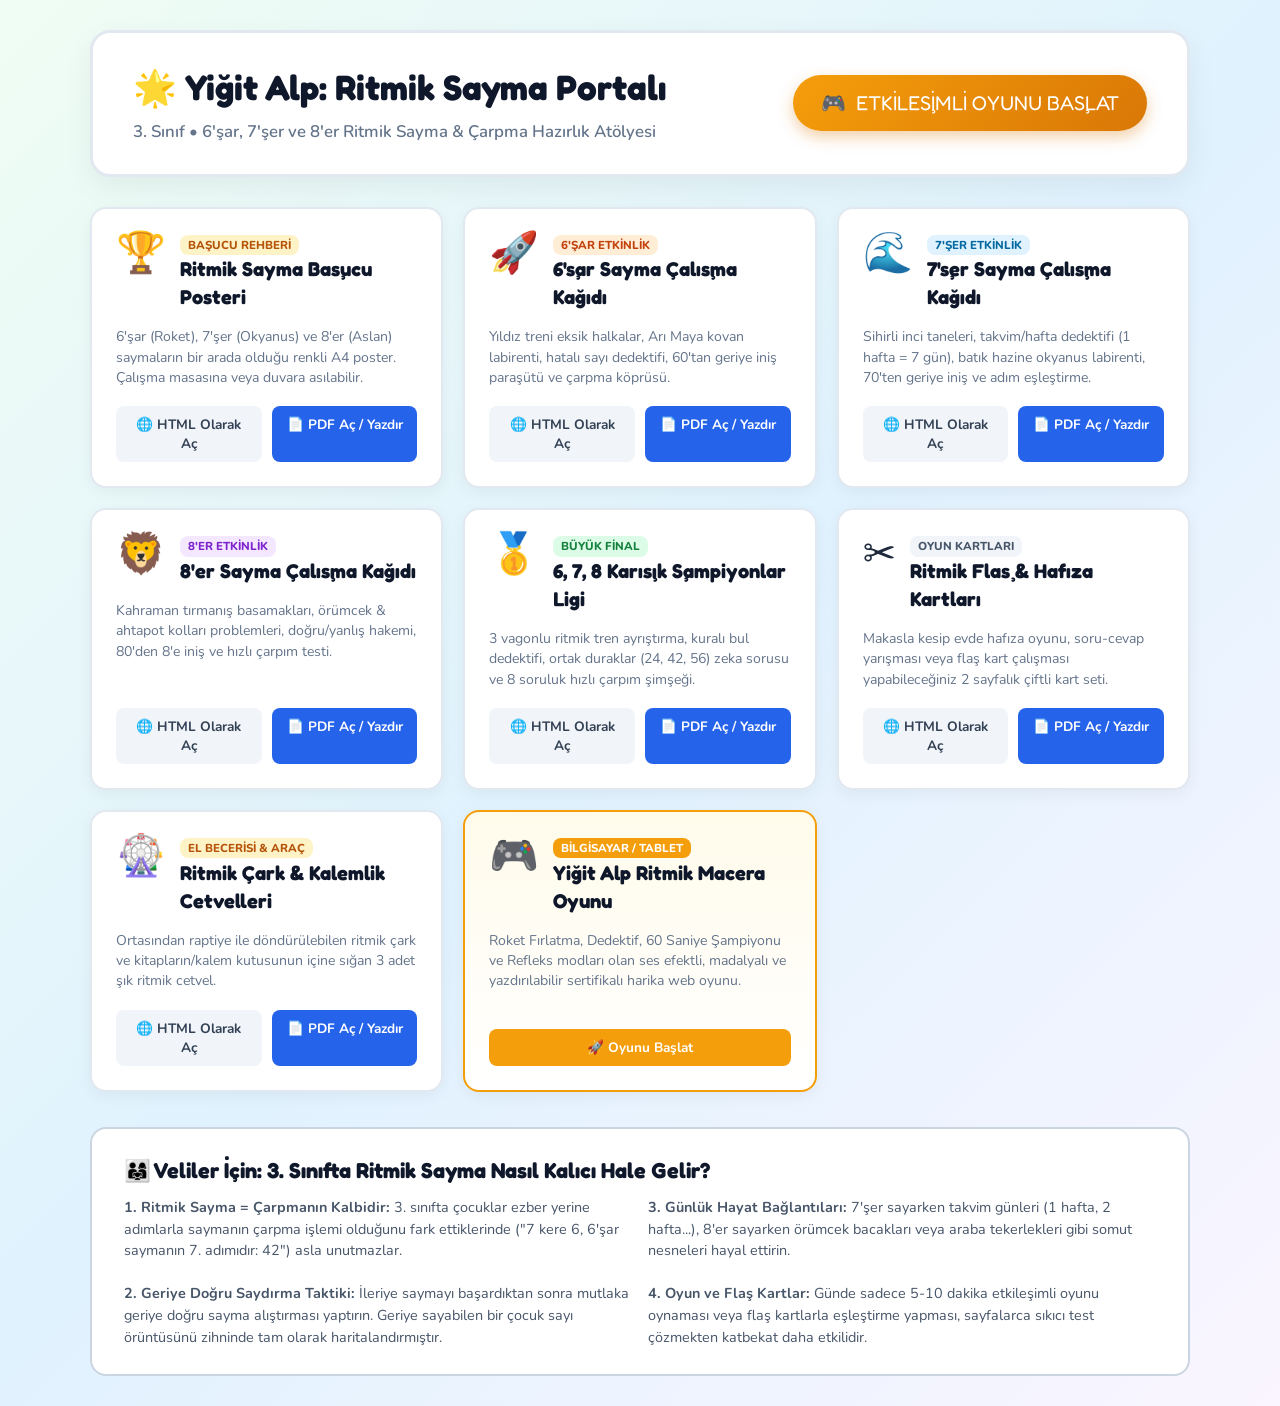
<file: basili_materyaller/tum_materyaller_rehberi.html>
<!DOCTYPE html>
<html lang="tr">
<head>
  <meta charset="UTF-8">
  <meta name="viewport" content="width=device-width, initial-scale=1.0">
  <title>Yiğit Alp - Ritmik Sayma Eğitim & Materyal Portalı</title>
  <link rel="stylesheet" href="print_style.css">
  <style>
    body {
      background: linear-gradient(135deg, #f0fdf4 0%, #e0f2fe 50%, #faf5ff 100%);
      min-height: 100vh;
      padding: 30px 20px;
    }
    .portal-container {
      max-width: 1100px;
      margin: 0 auto;
    }
    .hero-banner {
      background: white;
      border-radius: 20px;
      padding: 30px 40px;
      box-shadow: 0 10px 30px rgba(0,0,0,0.06);
      display: flex;
      justify-content: space-between;
      align-items: center;
      margin-bottom: 30px;
      border: 3px solid #e2e8f0;
    }
    .hero-text h1 {
      font-family: 'Fredoka', cursive;
      font-size: 2.2rem;
      color: #0f172a;
      margin-bottom: 8px;
    }
    .hero-text p {
      color: #64748b;
      font-size: 1.05rem;
      font-weight: 600;
    }
    .hero-actions {
      display: flex;
      flex-direction: column;
      gap: 10px;
    }
    .game-launch-btn {
      background: linear-gradient(135deg, #f59e0b 0%, #d97706 100%);
      color: white;
      font-family: 'Fredoka', cursive;
      font-size: 1.25rem;
      padding: 14px 28px;
      border-radius: 50px;
      text-decoration: none;
      box-shadow: 0 6px 15px rgba(217, 119, 6, 0.35);
      display: inline-flex;
      align-items: center;
      gap: 10px;
      transition: all 0.2s ease;
    }
    .game-launch-btn:hover {
      transform: scale(1.04);
      box-shadow: 0 8px 22px rgba(217, 119, 6, 0.45);
    }
    
    .grid-cards {
      display: grid;
      grid-template-columns: repeat(auto-fill, minmax(320px, 1fr));
      gap: 20px;
    }
    .mat-card {
      background: white;
      border-radius: 16px;
      padding: 24px;
      box-shadow: 0 4px 15px rgba(0,0,0,0.05);
      border: 2px solid #e2e8f0;
      display: flex;
      flex-direction: column;
      justify-content: space-between;
      transition: all 0.25s ease;
    }
    .mat-card:hover {
      transform: translateY(-4px);
      box-shadow: 0 12px 25px rgba(0,0,0,0.1);
      border-color: #3b82f6;
    }
    .mat-header {
      display: flex;
      align-items: flex-start;
      gap: 14px;
      margin-bottom: 12px;
    }
    .mat-icon {
      font-size: 2.5rem;
      line-height: 1;
    }
    .mat-title {
      font-family: 'Fredoka', cursive;
      font-size: 1.25rem;
      color: #0f172a;
      margin-bottom: 4px;
    }
    .mat-badge {
      display: inline-block;
      font-size: 0.72rem;
      font-weight: 800;
      padding: 2px 8px;
      border-radius: 8px;
      text-transform: uppercase;
    }
    .mat-desc {
      font-size: 0.88rem;
      color: #64748b;
      margin-bottom: 18px;
      line-height: 1.45;
    }
    .mat-links {
      display: flex;
      gap: 10px;
    }
    .mat-btn {
      flex: 1;
      text-align: center;
      padding: 9px 12px;
      border-radius: 8px;
      font-weight: 700;
      font-size: 0.85rem;
      text-decoration: none;
      transition: all 0.2s;
    }
    .btn-view {
      background: #f1f5f9;
      color: #334155;
    }
    .btn-view:hover {
      background: #e2e8f0;
    }
    .btn-direct-print {
      background: #2563eb;
      color: white;
    }
    .btn-direct-print:hover {
      background: #1d4ed8;
    }

    .parent-guide {
      background: white;
      border-radius: 16px;
      padding: 26px 32px;
      margin-top: 35px;
      border: 2px solid #cbd5e1;
    }
    .parent-guide h3 {
      font-family: 'Fredoka', cursive;
      font-size: 1.35rem;
      color: #0f172a;
      margin-bottom: 12px;
      display: flex;
      align-items: center;
      gap: 10px;
    }
    .guide-tips {
      display: grid;
      grid-template-columns: 1fr 1fr;
      gap: 16px;
      font-size: 0.9rem;
      color: #475569;
      line-height: 1.5;
    }
  </style>
</head>
<body>

  <div class="portal-container">
    
    <!-- Hero Banner -->
    <div class="hero-banner">
      <div class="hero-text">
        <h1>🌟 Yiğit Alp: Ritmik Sayma Portalı</h1>
        <p>3. Sınıf • 6'şar, 7'şer ve 8'er Ritmik Sayma & Çarpma Hazırlık Atölyesi</p>
      </div>
      <div class="hero-actions">
        <a href="../oyun/index.html" class="game-launch-btn">
          <span>🎮</span> ETKİLEŞİMLİ OYUNU BAŞLAT
        </a>
      </div>
    </div>

    <!-- Materyaller Izgarası -->
    <div class="grid-cards">
      
      <!-- 01: Poster -->
      <div class="mat-card">
        <div>
          <div class="mat-header">
            <span class="mat-icon">🏆</span>
            <div>
              <span class="mat-badge" style="background:#fef3c7; color:#b45309;">BAŞUCU REHBERİ</span>
              <h2 class="mat-title">Ritmik Sayma Başucu Posteri</h2>
            </div>
          </div>
          <p class="mat-desc">
            6'şar (Roket), 7'şer (Okyanus) ve 8'er (Aslan) saymaların bir arada olduğu renkli A4 poster. Çalışma masasına veya duvara asılabilir.
          </p>
        </div>
        <div class="mat-links">
          <a href="01_ritmik_sayma_posteri.html" class="mat-btn btn-view">🌐 HTML Olarak Aç</a>
          <a href="../pdf_ciktilari/01_ritmik_sayma_posteri.pdf" target="_blank" class="mat-btn btn-direct-print">📄 PDF Aç / Yazdır</a>
        </div>
      </div>

      <!-- 02: 6'şar Çalışma Kağıdı -->
      <div class="mat-card">
        <div>
          <div class="mat-header">
            <span class="mat-icon">🚀</span>
            <div>
              <span class="mat-badge" style="background:#ffedd5; color:#c2410c;">6'ŞAR ETKİNLİK</span>
              <h2 class="mat-title">6'şar Sayma Çalışma Kağıdı</h2>
            </div>
          </div>
          <p class="mat-desc">
            Yıldız treni eksik halkalar, Arı Maya kovan labirenti, hatalı sayı dedektifi, 60'tan geriye iniş paraşütü ve çarpma köprüsü.
          </p>
        </div>
        <div class="mat-links">
          <a href="02_6sar_calisma_kagidi.html" class="mat-btn btn-view">🌐 HTML Olarak Aç</a>
          <a href="../pdf_ciktilari/02_6sar_calisma_kagidi.pdf" target="_blank" class="mat-btn btn-direct-print">📄 PDF Aç / Yazdır</a>
        </div>
      </div>

      <!-- 03: 7'şer Çalışma Kağıdı -->
      <div class="mat-card">
        <div>
          <div class="mat-header">
            <span class="mat-icon">🌊</span>
            <div>
              <span class="mat-badge" style="background:#e0f2fe; color:#0369a1;">7'ŞER ETKİNLİK</span>
              <h2 class="mat-title">7'şer Sayma Çalışma Kağıdı</h2>
            </div>
          </div>
          <p class="mat-desc">
            Sihirli inci taneleri, takvim/hafta dedektifi (1 hafta = 7 gün), batık hazine okyanus labirenti, 70'ten geriye iniş ve adım eşleştirme.
          </p>
        </div>
        <div class="mat-links">
          <a href="03_7ser_calisma_kagidi.html" class="mat-btn btn-view">🌐 HTML Olarak Aç</a>
          <a href="../pdf_ciktilari/03_7ser_calisma_kagidi.pdf" target="_blank" class="mat-btn btn-direct-print">📄 PDF Aç / Yazdır</a>
        </div>
      </div>

      <!-- 04: 8'er Çalışma Kağıdı -->
      <div class="mat-card">
        <div>
          <div class="mat-header">
            <span class="mat-icon">🦁</span>
            <div>
              <span class="mat-badge" style="background:#f3e8ff; color:#7e22ce;">8'ER ETKİNLİK</span>
              <h2 class="mat-title">8'er Sayma Çalışma Kağıdı</h2>
            </div>
          </div>
          <p class="mat-desc">
            Kahraman tırmanış basamakları, örümcek & ahtapot kolları problemleri, doğru/yanlış hakemi, 80'den 8'e iniş ve hızlı çarpım testi.
          </p>
        </div>
        <div class="mat-links">
          <a href="04_8er_calisma_kagidi.html" class="mat-btn btn-view">🌐 HTML Olarak Aç</a>
          <a href="../pdf_ciktilari/04_8er_calisma_kagidi.pdf" target="_blank" class="mat-btn btn-direct-print">📄 PDF Aç / Yazdır</a>
        </div>
      </div>

      <!-- 05: Karışık Şampiyonluk Kağıdı -->
      <div class="mat-card">
        <div>
          <div class="mat-header">
            <span class="mat-icon">🥇</span>
            <div>
              <span class="mat-badge" style="background:#dcfce7; color:#15803d;">BÜYÜK FİNAL</span>
              <h2 class="mat-title">6, 7, 8 Karışık Şampiyonlar Ligi</h2>
            </div>
          </div>
          <p class="mat-desc">
            3 vagonlu ritmik tren ayrıştırma, kuralı bul dedektifi, ortak duraklar (24, 42, 56) zeka sorusu ve 8 soruluk hızlı çarpım şimşeği.
          </p>
        </div>
        <div class="mat-links">
          <a href="05_karisik_sampiyonluk.html" class="mat-btn btn-view">🌐 HTML Olarak Aç</a>
          <a href="../pdf_ciktilari/05_karisik_sampiyonluk.pdf" target="_blank" class="mat-btn btn-direct-print">📄 PDF Aç / Yazdır</a>
        </div>
      </div>

      <!-- 06: Kes & Oyna Flaş Kartlar -->
      <div class="mat-card">
        <div>
          <div class="mat-header">
            <span class="mat-icon">✂️</span>
            <div>
              <span class="mat-badge" style="background:#f1f5f9; color:#475569;">OYUN KARTLARI</span>
              <h2 class="mat-title">Ritmik Flaş & Hafıza Kartları</h2>
            </div>
          </div>
          <p class="mat-desc">
            Makasla kesip evde hafıza oyunu, soru-cevap yarışması veya flaş kart çalışması yapabileceğiniz 2 sayfalık çiftli kart seti.
          </p>
        </div>
        <div class="mat-links">
          <a href="06_kes_yapistir_kartlar.html" class="mat-btn btn-view">🌐 HTML Olarak Aç</a>
          <a href="../pdf_ciktilari/06_kes_yapistir_kartlar.pdf" target="_blank" class="mat-btn btn-direct-print">📄 PDF Aç / Yazdır</a>
        </div>
      </div>

      <!-- 07: Çark & Cetveller -->
      <div class="mat-card">
        <div>
          <div class="mat-header">
            <span class="mat-icon">🎡</span>
            <div>
              <span class="mat-badge" style="background:#fef3c7; color:#b45309;">EL BECERİSİ & ARAÇ</span>
              <h2 class="mat-title">Ritmik Çark & Kalemlik Cetvelleri</h2>
            </div>
          </div>
          <p class="mat-desc">
            Ortasından raptiye ile döndürülebilen ritmik çark ve kitapların/kalem kutusunun içine sığan 3 adet şık ritmik cetvel.
          </p>
        </div>
        <div class="mat-links">
          <a href="07_ritmik_cark_ve_cetvel.html" class="mat-btn btn-view">🌐 HTML Olarak Aç</a>
          <a href="../pdf_ciktilari/07_ritmik_cark_ve_cetvel.pdf" target="_blank" class="mat-btn btn-direct-print">📄 PDF Aç / Yazdır</a>
        </div>
      </div>

      <!-- 08: Etkileşimli Oyun Kartı -->
      <div class="mat-card" style="border: 2px solid #f59e0b; background: linear-gradient(180deg, #fffbeb 0%, #ffffff 100%);">
        <div>
          <div class="mat-header">
            <span class="mat-icon">🎮</span>
            <div>
              <span class="mat-badge" style="background:#f59e0b; color:white;">BİLGİSAYAR / TABLET</span>
              <h2 class="mat-title">Yiğit Alp Ritmik Macera Oyunu</h2>
            </div>
          </div>
          <p class="mat-desc">
            Roket Fırlatma, Dedektif, 60 Saniye Şampiyonu ve Refleks modları olan ses efektli, madalyalı ve yazdırılabilir sertifikalı harika web oyunu.
          </p>
        </div>
        <div class="mat-links">
          <a href="../oyun/index.html" class="mat-btn btn-direct-print" style="background:#f59e0b;">🚀 Oyunu Başlat</a>
        </div>
      </div>

    </div>

    <!-- Veliler İçin Pedagojik Rehber -->
    <div class="parent-guide">
      <h3>👨‍👩‍👧 Veliler İçin: 3. Sınıfta Ritmik Sayma Nasıl Kalıcı Hale Gelir?</h3>
      <div class="guide-tips">
        <div>
          <p><strong>1. Ritmik Sayma = Çarpmanın Kalbidir:</strong> 3. sınıfta çocuklar ezber yerine adımlarla saymanın çarpma işlemi olduğunu fark ettiklerinde ("7 kere 6, 6'şar saymanın 7. adımıdır: 42") asla unutmazlar.</p>
          <br>
          <p><strong>2. Geriye Doğru Saydırma Taktiki:</strong> İleriye saymayı başardıktan sonra mutlaka geriye doğru sayma alıştırması yaptırın. Geriye sayabilen bir çocuk sayı örüntüsünü zihninde tam olarak haritalandırmıştır.</p>
        </div>
        <div>
          <p><strong>3. Günlük Hayat Bağlantıları:</strong> 7'şer sayarken takvim günleri (1 hafta, 2 hafta...), 8'er sayarken örümcek bacakları veya araba tekerlekleri gibi somut nesneleri hayal ettirin.</p>
          <br>
          <p><strong>4. Oyun ve Flaş Kartlar:</strong> Günde sadece 5-10 dakika etkileşimli oyunu oynaması veya flaş kartlarla eşleştirme yapması, sayfalarca sıkıcı test çözmekten katbekat daha etkilidir.</p>
        </div>
      </div>
    </div>

  </div>

</body>
</html>
</file>
<file: oyun/style.css>
@import url('https://fonts.googleapis.com/css2?family=Fredoka:wght@400;600;700&family=Nunito:wght@400;600;700;800;900&display=swap');

:root {
  --bg-deep: #0f172a;
  --bg-card: rgba(30, 41, 59, 0.85);
  --primary: #38bdf8;
  --accent-6: #f97316;
  --accent-7: #0284c7;
  --accent-8: #a855f7;
  --accent-green: #10b981;
  --accent-yellow: #fbbf24;
  --accent-red: #ef4444;
  --text-main: #f8fafc;
  --text-muted: #94a3b8;
}

* {
  box-sizing: border-box;
  margin: 0;
  padding: 0;
  user-select: none;
}

body {
  font-family: 'Nunito', sans-serif;
  background: radial-gradient(circle at 50% 20%, #1e1b4b 0%, #0f172a 60%, #020617 100%);
  color: var(--text-main);
  min-height: 100vh;
  display: flex;
  flex-direction: column;
  overflow-x: hidden;
  -webkit-font-smoothing: antialiased;
}

/* Header & Top Bar */
.game-nav {
  background: rgba(15, 23, 42, 0.9);
  backdrop-filter: blur(10px);
  border-bottom: 2px solid rgba(255, 255, 255, 0.1);
  padding: 12px 24px;
  display: flex;
  justify-content: space-between;
  align-items: center;
  position: sticky;
  top: 0;
  z-index: 100;
}

.brand-box {
  display: flex;
  align-items: center;
  gap: 12px;
}

.brand-icon {
  font-size: 2rem;
  animation: floatIcon 3s ease-in-out infinite;
}

@keyframes floatIcon {
  0%, 100% { transform: translateY(0); }
  50% { transform: translateY(-4px); }
}

.brand-text h1 {
  font-family: 'Fredoka', cursive;
  font-size: 1.35rem;
  background: linear-gradient(135deg, #38bdf8, #c084fc);
  -webkit-background-clip: text;
  -webkit-text-fill-color: transparent;
}

.brand-text p {
  font-size: 0.75rem;
  color: var(--text-muted);
  font-weight: 700;
}

.nav-stats {
  display: flex;
  align-items: center;
  gap: 16px;
}

.stat-badge {
  background: rgba(255, 255, 255, 0.08);
  border: 1px solid rgba(255, 255, 255, 0.15);
  padding: 6px 14px;
  border-radius: 999px;
  display: flex;
  align-items: center;
  gap: 8px;
  font-weight: 800;
  font-size: 0.88rem;
}

.icon-btn {
  background: rgba(255, 255, 255, 0.1);
  border: 1px solid rgba(255, 255, 255, 0.2);
  color: white;
  width: 40px;
  height: 40px;
  border-radius: 50%;
  display: flex;
  align-items: center;
  justify-content: center;
  cursor: pointer;
  font-size: 1.1rem;
  transition: all 0.2s;
}

.icon-btn:hover {
  background: rgba(255, 255, 255, 0.25);
  transform: scale(1.08);
}

/* Main Container */
.main-wrapper {
  flex: 1;
  display: flex;
  flex-direction: column;
  align-items: center;
  padding: 24px 16px;
  max-width: 960px;
  margin: 0 auto;
  width: 100%;
}

/* Views */
.game-view {
  display: none;
  width: 100%;
  animation: fadeIn 0.3s ease-out;
}

.game-view.active {
  display: flex;
  flex-direction: column;
  align-items: center;
}

@keyframes fadeIn {
  from { opacity: 0; transform: translateY(8px); }
  to { opacity: 1; transform: translateY(0); }
}

/* Home Screen */
.welcome-card {
  background: linear-gradient(135deg, rgba(30, 41, 59, 0.95), rgba(15, 23, 42, 0.95));
  border: 2px solid rgba(255, 255, 255, 0.15);
  border-radius: 20px;
  padding: 28px;
  text-align: center;
  width: 100%;
  box-shadow: 0 15px 35px rgba(0,0,0,0.3);
  margin-bottom: 24px;
}

.welcome-card h2 {
  font-family: 'Fredoka', cursive;
  font-size: 1.85rem;
  margin-bottom: 8px;
  color: #fbbf24;
}

.welcome-card p {
  color: #cbd5e1;
  font-size: 0.95rem;
  max-width: 600px;
  margin: 0 auto;
  line-height: 1.5;
}

/* Mode Selection Grid */
.modes-grid {
  display: grid;
  grid-template-columns: repeat(2, 1fr);
  gap: 16px;
  width: 100%;
  margin-bottom: 24px;
}

.mode-card {
  background: var(--bg-card);
  backdrop-filter: blur(8px);
  border: 2px solid rgba(255, 255, 255, 0.12);
  border-radius: 16px;
  padding: 20px;
  cursor: pointer;
  display: flex;
  align-items: center;
  gap: 16px;
  transition: all 0.25s cubic-bezier(0.4, 0, 0.2, 1);
  position: relative;
  overflow: hidden;
}

.mode-card:hover {
  transform: translateY(-4px) scale(1.02);
  border-color: var(--primary);
  box-shadow: 0 12px 30px rgba(56, 189, 248, 0.25);
}

.mode-icon {
  font-size: 2.8rem;
  line-height: 1;
}

.mode-info h3 {
  font-family: 'Fredoka', cursive;
  font-size: 1.25rem;
  color: white;
  margin-bottom: 4px;
}

.mode-info p {
  font-size: 0.82rem;
  color: var(--text-muted);
  line-height: 1.35;
}

.home-bottom-actions {
  display: flex;
  gap: 12px;
  justify-content: center;
  flex-wrap: wrap;
  width: 100%;
}

.btn-action {
  font-family: 'Fredoka', cursive;
  font-size: 1.05rem;
  padding: 12px 24px;
  border-radius: 999px;
  border: none;
  cursor: pointer;
  display: inline-flex;
  align-items: center;
  gap: 8px;
  transition: all 0.2s;
  text-decoration: none;
  font-weight: 700;
}

.btn-cert {
  background: linear-gradient(135deg, #f59e0b, #d97706);
  color: white;
  box-shadow: 0 4px 15px rgba(245, 158, 11, 0.35);
}

.btn-cert:hover {
  transform: scale(1.05);
  box-shadow: 0 6px 20px rgba(245, 158, 11, 0.5);
}

.btn-sheets {
  background: rgba(255, 255, 255, 0.12);
  border: 1px solid rgba(255, 255, 255, 0.2);
  color: #cbd5e1;
}

.btn-sheets:hover {
  background: rgba(255, 255, 255, 0.2);
  color: white;
}

/* Number Selector Pill Bar (6'şar, 7'şer, 8'er, Karışık) */
.number-filter-bar {
  display: flex;
  gap: 8px;
  background: rgba(15, 23, 42, 0.6);
  padding: 6px;
  border-radius: 999px;
  border: 1px solid rgba(255, 255, 255, 0.1);
  margin-bottom: 20px;
}

.filter-pill {
  padding: 8px 18px;
  border-radius: 999px;
  font-weight: 800;
  font-size: 0.88rem;
  background: transparent;
  color: var(--text-muted);
  border: none;
  cursor: pointer;
  transition: all 0.2s;
}

.filter-pill.active {
  background: #38bdf8;
  color: #0f172a;
  box-shadow: 0 2px 10px rgba(56, 189, 248, 0.4);
}

/* In-Game Header */
.ingame-header {
  width: 100%;
  display: flex;
  justify-content: space-between;
  align-items: center;
  margin-bottom: 16px;
  background: rgba(30, 41, 59, 0.5);
  padding: 10px 18px;
  border-radius: 12px;
  border: 1px solid rgba(255, 255, 255, 0.08);
}

.ingame-title {
  font-family: 'Fredoka', cursive;
  font-size: 1.15rem;
  color: #38bdf8;
}

.ingame-score {
  font-weight: 800;
  color: #fbbf24;
  font-size: 1.05rem;
}

/* Game Area Cards */
.game-board {
  background: var(--bg-card);
  border: 2px solid rgba(255, 255, 255, 0.12);
  border-radius: 20px;
  padding: 24px;
  width: 100%;
  display: flex;
  flex-direction: column;
  align-items: center;
  box-shadow: 0 15px 35px rgba(0,0,0,0.3);
}

/* Mode 1: Rocket Launchpad */
.launchpad-container {
  width: 100%;
  display: flex;
  flex-direction: column;
  align-items: center;
}

.rocket-visual-track {
  width: 100%;
  max-width: 500px;
  height: 60px;
  background: rgba(15, 23, 42, 0.8);
  border-radius: 30px;
  border: 2px solid rgba(255, 255, 255, 0.15);
  position: relative;
  margin-bottom: 20px;
  overflow: hidden;
  display: flex;
  align-items: center;
  padding: 0 12px;
}

.rocket-progress-fill {
  position: absolute;
  left: 0;
  top: 0;
  height: 100%;
  background: linear-gradient(90deg, #f97316, #fbbf24);
  width: 10%;
  transition: width 0.4s ease;
  z-index: 1;
}

.rocket-sprite {
  position: absolute;
  top: 50%;
  transform: translateY(-50%);
  font-size: 2.2rem;
  z-index: 2;
  transition: left 0.4s cubic-bezier(0.34, 1.56, 0.64, 1);
  filter: drop-shadow(0 0 8px rgba(251, 191, 36, 0.6));
}

.rocket-target-star {
  position: absolute;
  right: 14px;
  font-size: 1.8rem;
  z-index: 2;
  color: #fbbf24;
}

.question-prompt {
  font-family: 'Fredoka', cursive;
  font-size: 1.5rem;
  text-align: center;
  margin-bottom: 20px;
  color: #f8fafc;
}

.options-grid {
  display: grid;
  grid-template-columns: repeat(2, 1fr);
  gap: 14px;
  width: 100%;
  max-width: 480px;
}

.btn-option {
  font-family: 'Fredoka', cursive;
  font-size: 1.6rem;
  padding: 16px;
  border-radius: 16px;
  border: 2px solid rgba(255, 255, 255, 0.15);
  background: rgba(255, 255, 255, 0.08);
  color: white;
  cursor: pointer;
  transition: all 0.2s cubic-bezier(0.4, 0, 0.2, 1);
  box-shadow: 0 4px 12px rgba(0,0,0,0.2);
}

.btn-option:hover {
  background: rgba(255, 255, 255, 0.2);
  transform: translateY(-2px);
  border-color: #38bdf8;
}

.btn-option.correct {
  background: #10b981 !important;
  border-color: #34d399 !important;
  box-shadow: 0 0 20px rgba(16, 185, 129, 0.6) !important;
  transform: scale(1.05) !important;
}

.btn-option.wrong {
  background: #ef4444 !important;
  border-color: #f87171 !important;
  animation: shake 0.4s ease-in-out;
}

@keyframes shake {
  0%, 100% { transform: translateX(0); }
  20%, 60% { transform: translateX(-6px); }
  40%, 80% { transform: translateX(6px); }
}

/* Mode 2: Missing Number Detective */
.sequence-display {
  display: flex;
  align-items: center;
  justify-content: center;
  gap: 10px;
  margin-bottom: 24px;
  flex-wrap: wrap;
}

.seq-item {
  width: 58px;
  height: 58px;
  border-radius: 12px;
  background: rgba(255, 255, 255, 0.08);
  border: 2px solid rgba(255, 255, 255, 0.2);
  display: flex;
  align-items: center;
  justify-content: center;
  font-family: 'Fredoka', cursive;
  font-size: 1.4rem;
  font-weight: 700;
  color: #f8fafc;
}

.seq-item.missing {
  border: 2px dashed #fbbf24;
  background: rgba(251, 191, 36, 0.15);
  color: #fbbf24;
  font-size: 1.8rem;
  animation: pulseBox 1.5s infinite;
}

@keyframes pulseBox {
  0%, 100% { transform: scale(1); }
  50% { transform: scale(1.06); }
}

/* Mode 3: 60 Seconds Timer */
.timer-container {
  display: flex;
  align-items: center;
  gap: 12px;
  margin-bottom: 16px;
}

.timer-circle {
  width: 64px;
  height: 64px;
  border-radius: 50%;
  border: 4px solid #38bdf8;
  display: flex;
  align-items: center;
  justify-content: center;
  font-family: 'Fredoka', cursive;
  font-size: 1.5rem;
  font-weight: 700;
  color: #38bdf8;
}

.timer-circle.danger {
  border-color: #ef4444;
  color: #ef4444;
  animation: pulseBox 0.5s infinite;
}

.combo-badge {
  font-family: 'Fredoka', cursive;
  font-size: 1.1rem;
  color: #fbbf24;
  background: rgba(251, 191, 36, 0.15);
  padding: 4px 12px;
  border-radius: 20px;
  border: 1px solid #fbbf24;
}

/* Mode 4: True / False */
.tf-prompt-card {
  background: rgba(255, 255, 255, 0.06);
  border: 2px solid rgba(255, 255, 255, 0.15);
  border-radius: 16px;
  padding: 24px;
  text-align: center;
  margin-bottom: 24px;
  width: 100%;
  max-width: 500px;
}

.tf-statement {
  font-family: 'Fredoka', cursive;
  font-size: 1.6rem;
  color: #ffffff;
  line-height: 1.4;
}

.tf-buttons-container {
  display: flex;
  gap: 20px;
  width: 100%;
  max-width: 440px;
}

.btn-tf {
  flex: 1;
  font-family: 'Fredoka', cursive;
  font-size: 1.5rem;
  padding: 16px;
  border-radius: 16px;
  border: none;
  cursor: pointer;
  display: flex;
  align-items: center;
  justify-content: center;
  gap: 10px;
  font-weight: 700;
  transition: all 0.2s;
}

.btn-true {
  background: linear-gradient(135deg, #10b981, #059669);
  color: white;
  box-shadow: 0 4px 15px rgba(16, 185, 129, 0.3);
}

.btn-false {
  background: linear-gradient(135deg, #ef4444, #dc2626);
  color: white;
  box-shadow: 0 4px 15px rgba(239, 68, 68, 0.3);
}

.btn-tf:hover {
  transform: translateY(-2px) scale(1.03);
}

.hearts-container {
  display: flex;
  gap: 6px;
  font-size: 1.4rem;
}

/* Modal Windows (Results, Certificate) */
.modal-overlay {
  display: none;
  position: fixed;
  top: 0;
  left: 0;
  width: 100vw;
  height: 100vh;
  background: rgba(2, 6, 23, 0.85);
  backdrop-filter: blur(8px);
  z-index: 1000;
  align-items: center;
  justify-content: center;
  padding: 20px;
}

.modal-overlay.active {
  display: flex;
}

.modal-card {
  background: #1e293b;
  border: 2px solid rgba(255, 255, 255, 0.2);
  border-radius: 24px;
  padding: 32px;
  max-width: 480px;
  width: 100%;
  text-align: center;
  box-shadow: 0 25px 50px rgba(0,0,0,0.5);
  animation: popIn 0.35s cubic-bezier(0.34, 1.56, 0.64, 1);
}

@keyframes popIn {
  from { transform: scale(0.85); opacity: 0; }
  to { transform: scale(1); opacity: 1; }
}

.modal-icon {
  font-size: 4rem;
  line-height: 1;
  margin-bottom: 12px;
}

.modal-title {
  font-family: 'Fredoka', cursive;
  font-size: 2rem;
  color: #fbbf24;
  margin-bottom: 8px;
}

.modal-desc {
  color: #cbd5e1;
  font-size: 1rem;
  margin-bottom: 20px;
  line-height: 1.5;
}

.modal-score-box {
  background: rgba(255, 255, 255, 0.05);
  border: 1px solid rgba(255, 255, 255, 0.1);
  border-radius: 12px;
  padding: 14px;
  margin-bottom: 24px;
  font-weight: 800;
  font-size: 1.25rem;
  color: #38bdf8;
}

.modal-actions {
  display: flex;
  flex-direction: column;
  gap: 10px;
}

/* Certificate Styles (Printable) */
.certificate-container {
  background: #ffffff;
  color: #1e293b;
  border-radius: 16px;
  padding: 30px;
  max-width: 680px;
  width: 100%;
  border: 12px double #f59e0b;
  text-align: center;
  position: relative;
  box-shadow: 0 20px 40px rgba(0,0,0,0.6);
}

.cert-header h2 {
  font-family: 'Fredoka', cursive;
  font-size: 1.4rem;
  color: #92400e;
  text-transform: uppercase;
  letter-spacing: 2px;
  margin-bottom: 4px;
}

.cert-title {
  font-family: 'Fredoka', cursive;
  font-size: 2.2rem;
  color: #1e293b;
  margin-bottom: 16px;
}

.cert-name {
  font-family: 'Fredoka', cursive;
  font-size: 2.6rem;
  color: #2563eb;
  border-bottom: 3px solid #2563eb;
  display: inline-block;
  padding: 0 30px 4px 30px;
  margin-bottom: 14px;
}

.cert-body {
  font-size: 1.05rem;
  color: #475569;
  line-height: 1.5;
  margin-bottom: 20px;
  max-width: 520px;
  margin-left: auto;
  margin-right: auto;
}

.cert-footer {
  display: flex;
  justify-content: space-between;
  align-items: flex-end;
  margin-top: 24px;
  padding-top: 14px;
  border-top: 1.5px dashed #cbd5e1;
  font-size: 0.85rem;
  font-weight: 700;
  color: #64748b;
}

.cert-seal {
  font-size: 3rem;
  line-height: 1;
}

/* Responsive */
@media (max-width: 640px) {
  .modes-grid {
    grid-template-columns: 1fr;
  }
  .options-grid {
    grid-template-columns: 1fr;
  }
  .tf-buttons-container {
    flex-direction: column;
  }
}
</file>
<file: basili_materyaller/print_style.css>
@import url('https://fonts.googleapis.com/css2?family=Fredoka:wght@400;600;700&family=Nunito:wght@400;600;700;800;900&display=swap');

:root {
  --primary-6: #ff6b35;
  --secondary-6: #f7c59f;
  --dark-6: #2b2d42;
  --primary-7: #0077b6;
  --secondary-7: #90e0ef;
  --dark-7: #03045e;
  --primary-8: #7209b7;
  --secondary-8: #e0aaff;
  --dark-8: #240046;
  --primary-all: #10b981;
  --bg-soft: #f8fafc;
  --border-color: #cbd5e1;
}

* {
  box-sizing: border-box;
  margin: 0;
  padding: 0;
}

body {
  font-family: 'Nunito', 'Segoe UI', system-ui, sans-serif;
  background-color: #e2e8f0;
  color: #1e293b;
  line-height: 1.4;
  -webkit-font-smoothing: antialiased;
}

/* Floating Action Toolbar (Screen Only) */
.toolbar {
  position: sticky;
  top: 0;
  z-index: 1000;
  background: #ffffff;
  padding: 12px 24px;
  display: flex;
  justify-content: space-between;
  align-items: center;
  box-shadow: 0 4px 12px rgba(0,0,0,0.1);
  border-bottom: 2px solid #e2e8f0;
}

.toolbar h2 {
  font-family: 'Fredoka', cursive, sans-serif;
  font-size: 1.15rem;
  color: #1e293b;
  display: flex;
  align-items: center;
  gap: 8px;
}

.toolbar-buttons {
  display: flex;
  gap: 10px;
}

.btn {
  font-family: 'Nunito', sans-serif;
  font-weight: 700;
  font-size: 0.95rem;
  padding: 8px 18px;
  border-radius: 9999px;
  border: none;
  cursor: pointer;
  display: inline-flex;
  align-items: center;
  gap: 8px;
  transition: all 0.2s ease;
  text-decoration: none;
}

.btn-print {
  background: #2563eb;
  color: white;
}

.btn-print:hover {
  background: #1d4ed8;
  transform: translateY(-1px);
}

.btn-home {
  background: #f1f5f9;
  color: #475569;
}

.btn-home:hover {
  background: #e2e8f0;
}

.btn-answer {
  background: #10b981;
  color: white;
}

.btn-answer:hover {
  background: #059669;
}

/* Page Container (Simulating A4) */
.sheet-container {
  display: flex;
  flex-direction: column;
  align-items: center;
  padding: 24px;
  gap: 24px;
}

.a4-page {
  width: 210mm;
  min-height: 297mm;
  background: white;
  padding: 14mm 15mm;
  box-shadow: 0 10px 25px rgba(0,0,0,0.15);
  border-radius: 6px;
  position: relative;
  display: flex;
  flex-direction: column;
  justify-content: space-between;
  box-sizing: border-box;
}

/* Header */
.sheet-header {
  border-bottom: 3px dashed #cbd5e1;
  padding-bottom: 12px;
  margin-bottom: 14px;
}

.header-top {
  display: flex;
  justify-content: space-between;
  align-items: center;
  margin-bottom: 10px;
}

.header-title-box {
  display: flex;
  align-items: center;
  gap: 12px;
}

.sheet-icon {
  font-size: 2.2rem;
  line-height: 1;
}

.sheet-title {
  font-family: 'Fredoka', cursive, sans-serif;
  font-size: 1.45rem;
  font-weight: 700;
  color: #0f172a;
}

.sheet-subtitle {
  font-size: 0.85rem;
  font-weight: 600;
  color: #64748b;
}

.student-info-bar {
  display: grid;
  grid-template-columns: 2fr 1fr 1fr;
  gap: 12px;
  background: #f8fafc;
  border: 1.5px solid #e2e8f0;
  border-radius: 8px;
  padding: 6px 12px;
  font-size: 0.85rem;
  font-weight: 700;
}

.info-item {
  display: flex;
  align-items: center;
  gap: 6px;
}

.info-line {
  flex: 1;
  border-bottom: 1.5px dotted #94a3b8;
  height: 14px;
}

.rating-stars {
  color: #fbbf24;
  letter-spacing: 2px;
  font-size: 0.95rem;
}

/* Sections */
.activity-card {
  border: 2px solid #e2e8f0;
  border-radius: 10px;
  padding: 10px 14px;
  margin-bottom: 12px;
  background: #ffffff;
}

.activity-title {
  font-family: 'Fredoka', cursive, sans-serif;
  font-size: 1.05rem;
  font-weight: 700;
  display: flex;
  align-items: center;
  gap: 8px;
  margin-bottom: 8px;
}

.activity-badge {
  display: inline-block;
  font-size: 0.75rem;
  font-weight: 800;
  padding: 2px 8px;
  border-radius: 12px;
  color: white;
}

/* Elements */
.number-train {
  display: flex;
  flex-wrap: wrap;
  align-items: center;
  justify-content: center;
  gap: 8px;
  margin: 10px 0;
}

.number-wagon {
  width: 48px;
  height: 48px;
  border-radius: 50%;
  display: flex;
  align-items: center;
  justify-content: center;
  font-size: 1.25rem;
  font-weight: 800;
  box-shadow: 0 2px 5px rgba(0,0,0,0.06);
  position: relative;
}

.wagon-filled {
  background: #e0f2fe;
  color: #0369a1;
  border: 2px solid #38bdf8;
}

.wagon-empty {
  background: #fff;
  border: 2px dashed #94a3b8;
  color: #94a3b8;
}

.wagon-arrow {
  font-size: 1.2rem;
  color: #94a3b8;
  font-weight: bold;
}

/* Grid & Tables */
.matching-grid {
  display: grid;
  grid-template-columns: 1fr 1fr;
  gap: 16px;
  margin: 8px 0;
}

.match-item {
  display: flex;
  align-items: center;
  justify-content: space-between;
  padding: 6px 12px;
  background: #f8fafc;
  border-radius: 6px;
  border: 1px solid #e2e8f0;
  font-weight: 700;
}

.connector-circle {
  width: 14px;
  height: 14px;
  border-radius: 50%;
  border: 2px solid #64748b;
  display: inline-block;
}

/* Footer */
.sheet-footer {
  margin-top: 10px;
  padding-top: 8px;
  border-top: 1.5px dashed #cbd5e1;
  display: flex;
  justify-content: space-between;
  align-items: center;
  font-size: 0.75rem;
  color: #94a3b8;
  font-weight: 600;
}

.answer-key-text {
  display: none;
  font-size: 0.8rem;
  color: #059669;
  font-weight: 800;
  background: #ecfdf5;
  padding: 4px 8px;
  border-radius: 4px;
}

body.show-answers .answer-key-text {
  display: inline-block;
}

body.show-answers .wagon-empty::after {
  content: attr(data-answer);
  color: #059669;
  font-weight: 900;
}

/* Print Specific Rules */
@media print {
  @page {
    size: A4 portrait;
    margin: 6mm 8mm 6mm 8mm;
  }
  body {
    background: white !important;
    color: black !important;
    -webkit-print-color-adjust: exact !important;
    print-color-adjust: exact !important;
  }
  .toolbar {
    display: none !important;
  }
  .sheet-container {
    padding: 0 !important;
    gap: 0 !important;
  }
  .a4-page {
    box-shadow: none !important;
    border-radius: 0 !important;
    width: 100% !important;
    min-height: auto !important;
    page-break-after: always;
    padding: 4mm 6mm !important;
  }
  .a4-page:last-child {
    page-break-after: avoid;
  }
  .activity-card {
    margin-bottom: 7px !important;
    padding: 6px 10px !important;
  }
  .sheet-header {
    margin-bottom: 8px !important;
    padding-bottom: 6px !important;
  }
  .number-wagon {
    width: 40px !important;
    height: 40px !important;
    font-size: 1.1rem !important;
  }
}
</file>
